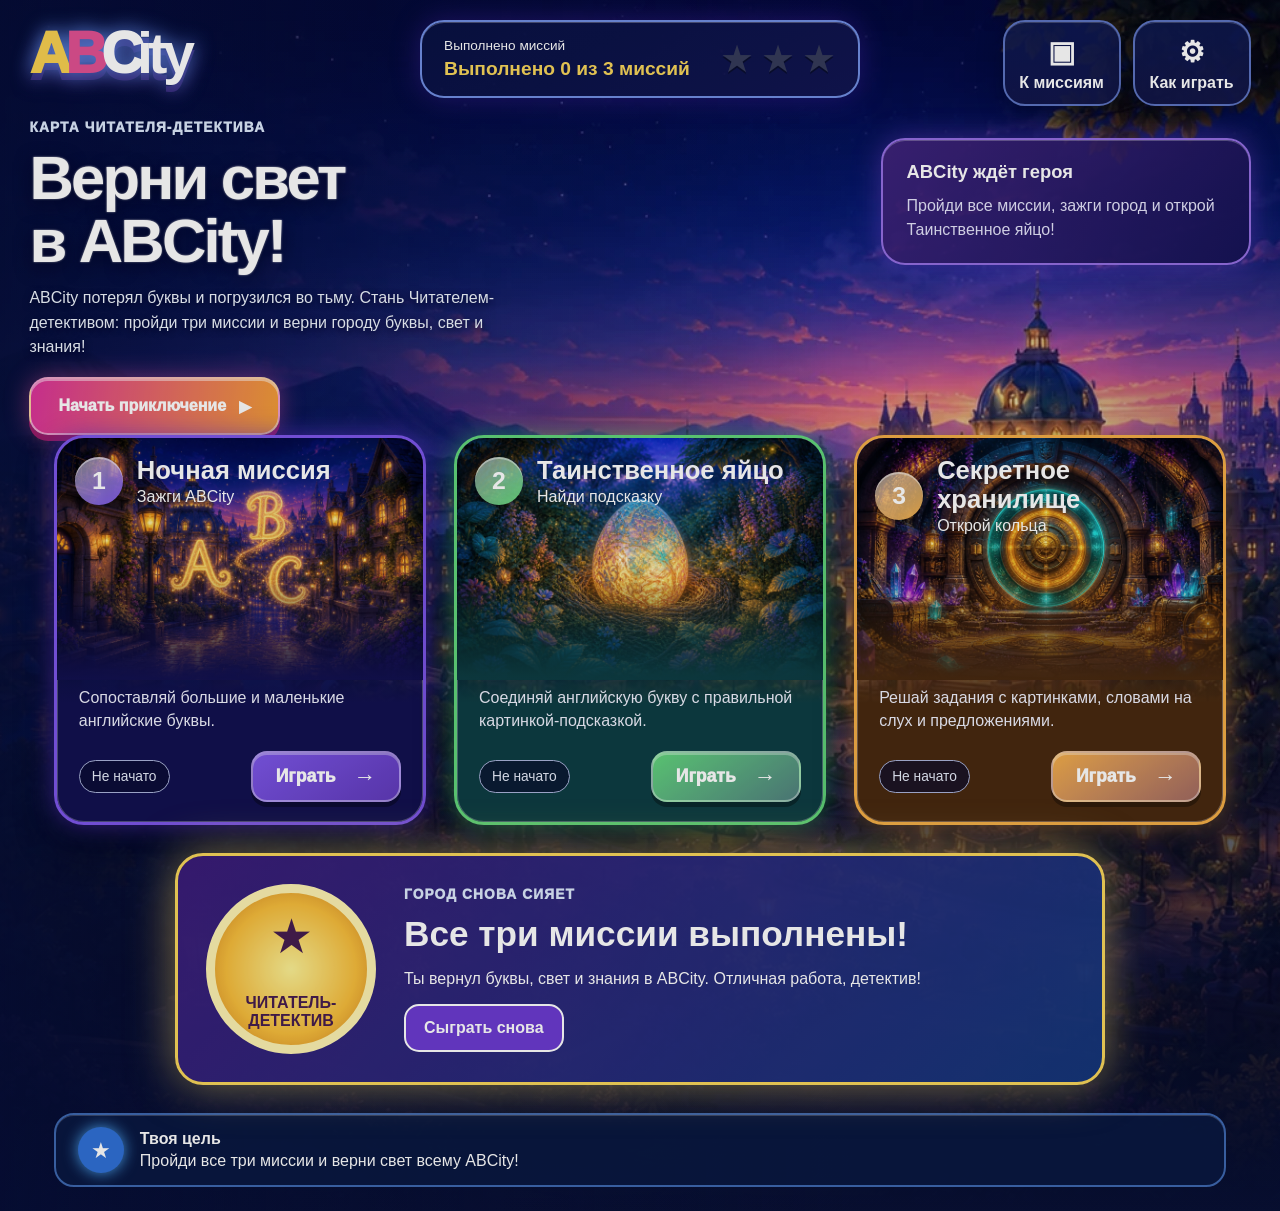
<file: index.html>
<!doctype html>
<html lang="ru">
<head>
  <meta charset="utf-8">
  <meta name="viewport" content="width=device-width,initial-scale=1">
  <meta name="theme-color" content="#071557">
  <meta name="description" content="Три игровые миссии курса чтения ABCity.">
  <title>ABCity — карта приключений</title>
  <link rel="stylesheet" href="assets/styles.css">
  <link rel="stylesheet" href="assets/home-progress.css">
</head>
<body>
  <a class="skip-link" href="#missions">К миссиям</a>
  <main class="world" id="city" aria-label="Ночной ABCity ждёт возвращения света">
    <header class="topbar">
      <a class="brand" href="./" aria-label="ABCity, главная страница"><span>A</span><span>B</span><span>C</span><b>ity</b></a>
      <div class="progress-hud"><div><small>Выполнено миссий</small><strong id="summary" aria-live="polite">Выполнено 0 из 3 миссий</strong></div><div class="hud-stars" aria-hidden="true"><i>★</i><i>★</i><i>★</i></div></div>
      <nav aria-label="Навигация"><a href="#missions"><span aria-hidden="true">▣</span>К миссиям</a><button id="how-open" type="button" aria-haspopup="dialog"><span aria-hidden="true">⚙</span>Как играть</button></nav>
    </header>

    <section class="hero" aria-labelledby="hero-title">
      <div class="hero-copy">
        <p class="eyebrow">Карта Читателя-детектива</p>
        <h1 id="hero-title">Верни свет<br>в ABCity!</h1>
        <p>ABCity потерял буквы и погрузился во тьму. Стань Читателем-детективом: пройди три миссии и верни городу буквы, свет и знания!</p>
        <a class="primary" id="start-link" href="games/night-rescue/">Начать приключение <span aria-hidden="true">▶</span></a>
      </div>
      <aside class="hero-note"><strong>ABCity ждёт героя</strong><p>Пройди все миссии, зажги город и открой Таинственное яйцо!</p></aside>
    </section>

    <section class="missions" id="missions" aria-label="Миссии ABCity">
      <article class="mission-card night" data-game="nightRescue">
        <div class="mission-art" role="img" aria-label="Ночная улица ABCity со светящимися буквами"></div>
        <div class="mission-heading"><b>1</b><div><h2>Ночная миссия</h2><p>Зажги ABCity</p></div></div>
        <div class="mission-body"><p>Сопоставляй большие и маленькие английские буквы.</p><div><span class="status">Не начато</span><a href="games/night-rescue/">Играть <b aria-hidden="true">→</b></a></div></div>
      </article>
      <article class="mission-card egg" data-game="mysteryEgg">
        <div class="mission-art" role="img" aria-label="Светящееся таинственное яйцо в волшебном саду"></div>
        <div class="mission-heading"><b>2</b><div><h2>Таинственное яйцо</h2><p>Найди подсказку</p></div></div>
        <div class="mission-body"><p>Соединяй английскую букву с правильной картинкой-подсказкой.</p><div><span class="status">Не начато</span><a href="games/mystery-egg/">Играть <b aria-hidden="true">→</b></a></div></div>
      </article>
      <article class="mission-card vault" data-game="secretVault">
        <div class="mission-art" role="img" aria-label="Магическое хранилище с золотыми кольцами"></div>
        <div class="mission-heading"><b>3</b><div><h2>Секретное хранилище</h2><p>Открой кольца</p></div></div>
        <div class="mission-body"><p>Решай задания с картинками, словами на слух и предложениями.</p><div><span class="status">Не начато</span><a href="games/secret-vault/">Играть <b aria-hidden="true">→</b></a></div></div>
      </article>
    </section>

    <section class="victory" id="victory" hidden aria-live="polite"><div class="badge"><span>★</span><b>ЧИТАТЕЛЬ-<br>ДЕТЕКТИВ</b></div><div><p class="eyebrow">Город снова сияет</p><h2>Все три миссии выполнены!</h2><p>Ты вернул буквы, свет и знания в ABCity. Отличная работа, детектив!</p><button id="replay" type="button">Сыграть снова</button></div></section>
    <footer><span aria-hidden="true">★</span><p><strong>Твоя цель</strong>Пройди все три миссии и верни свет всему ABCity!</p></footer>
  </main>

  <dialog id="how-dialog" aria-labelledby="how-title"><button class="dialog-close" id="how-close" type="button" aria-label="Закрыть">×</button><p class="eyebrow">Памятка детектива</p><h2 id="how-title">Как играть</h2><ol><li><b>1</b><span>Выбери миссию.</span></li><li><b>2</b><span>Прочитай инструкцию на русском.</span></li><li><b>3</b><span>Пройди все уровни.</span></li><li><b>4</b><span>Вернись на карту ABCity.</span></li><li><b>5</b><span>Выполни три миссии и зажги весь город!</span></li></ol><button class="primary dialog-ready" id="how-ready" type="button">Всё понятно!</button></dialog>
  <script type="module" src="assets/home.js"></script>
</body>
</html>
</file>
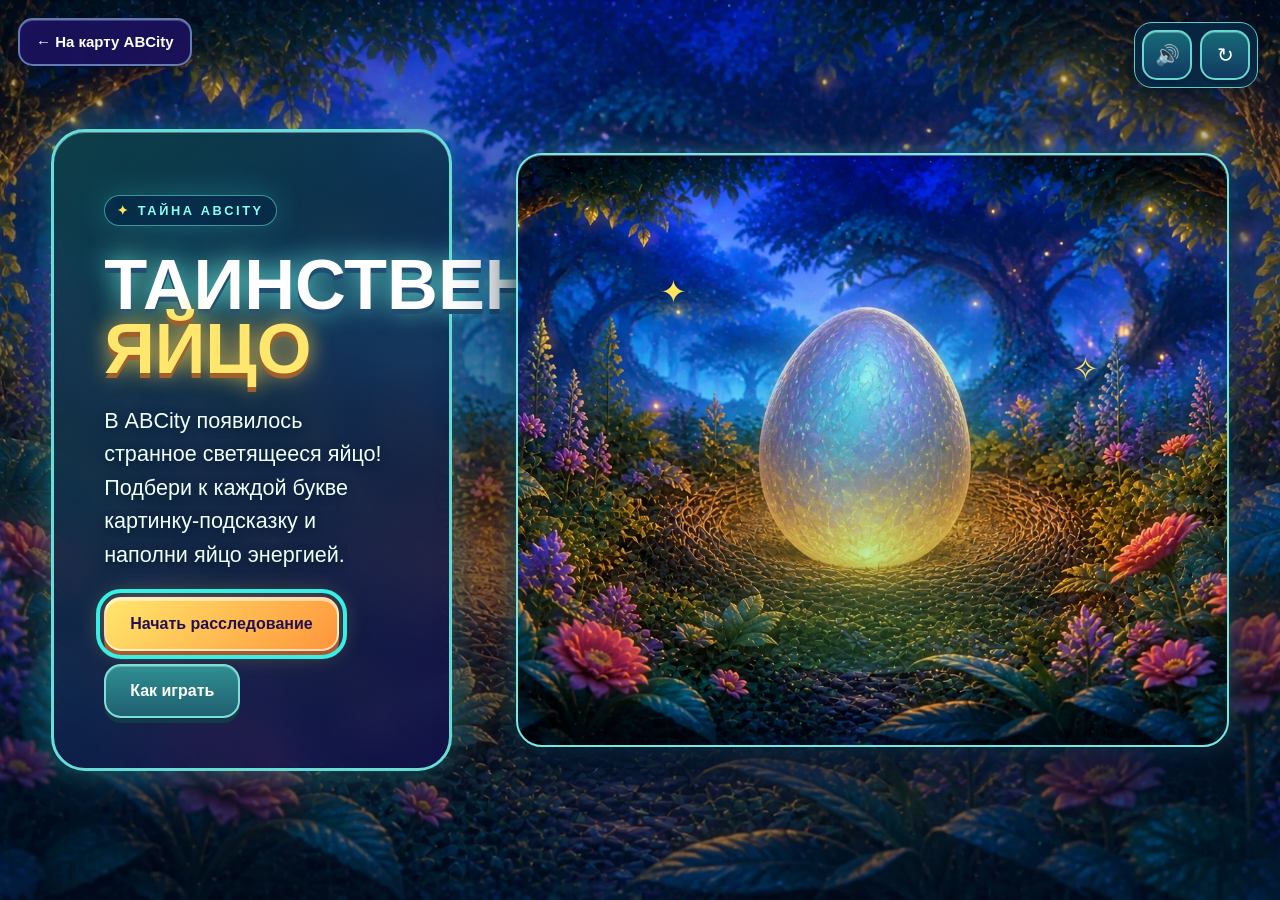
<file: games/mystery-egg/index.html>
<!doctype html>
<html lang="ru">
<head>
  <meta charset="utf-8">
  <meta name="viewport" content="width=device-width,initial-scale=1,viewport-fit=cover">
  <meta name="theme-color" content="#10043d">
  <title>Таинственное яйцо — ABCity</title>
  <link rel="stylesheet" href="styles.css">
  <link rel="stylesheet" href="../../assets/game-shell.css">
  <link rel="stylesheet" href="../../assets/world-polish.css">
  <link rel="stylesheet" href="../../assets/scene-polish.css">
  <link rel="stylesheet" href="hatch-polish.css">
  <link rel="stylesheet" href="cinematic.css">
  <link rel="stylesheet" href="final-hatch-art.css">
  <link rel="stylesheet" href="internal-polish.css">
  <link rel="stylesheet" href="cue-assets.css">
</head>
<body>
  <a class="abcity-map-link" href="../../" aria-label="На карту ABCity">← На карту ABCity</a>
  <main id="app"></main>
  <div id="live" class="sr-only" aria-live="polite"></div>
  <script type="module" src="js/main.js"></script>
</body>
</html>
</file>
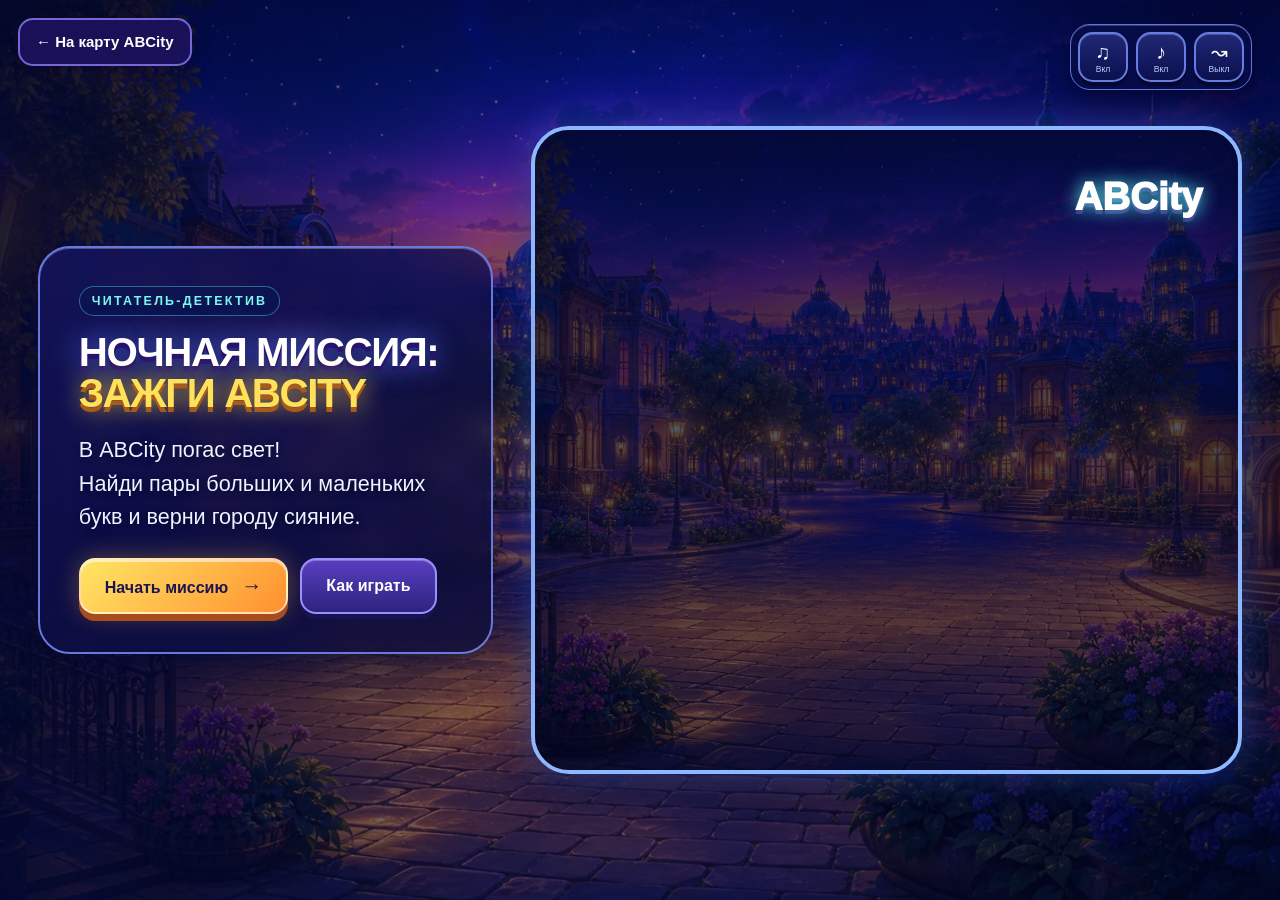
<file: games/night-rescue/index.html>
<!doctype html>
<html lang="ru">
<head>
  <meta charset="utf-8"><meta name="viewport" content="width=device-width,initial-scale=1,viewport-fit=cover">
  <meta name="theme-color" content="#100b4f"><title>Ночная миссия: зажги ABCity</title>
  <link rel="stylesheet" href="css/game.css"><link rel="stylesheet" href="css/animations.css"><link rel="stylesheet" href="css/responsive.css"><link rel="stylesheet" href="../../assets/game-shell.css"><link rel="stylesheet" href="css/night-polish.css"><link rel="stylesheet" href="css/start-title-fix.css"><link rel="stylesheet" href="css/internal-polish.css">
</head>
<body>
  <a class="abcity-map-link" href="../../" aria-label="На карту ABCity">← На карту ABCity</a>
  <div id="app"></div><div id="live" class="sr-only" aria-live="polite"></div>
  <script type="module" src="js/main.js"></script>
</body>
</html>
</file>
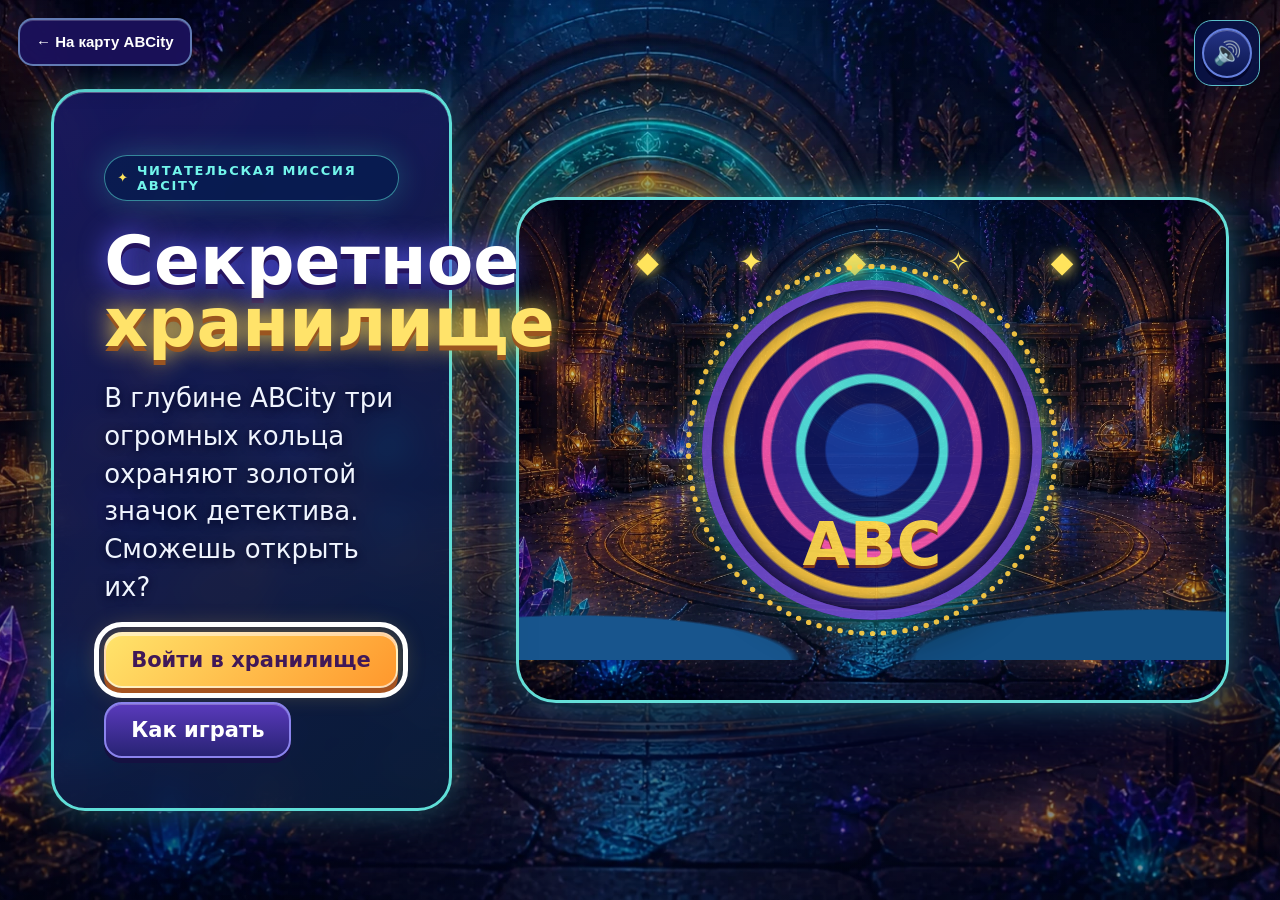
<file: games/secret-vault/index.html>
<!doctype html>
<html lang="ru">
<head>
  <meta charset="utf-8">
  <meta name="viewport" content="width=device-width,initial-scale=1,viewport-fit=cover">
  <meta name="theme-color" content="#120552">
  <title>Секретное хранилище — ABCity</title>
  <link rel="stylesheet" href="styles.css">
  <link rel="stylesheet" href="../../assets/game-shell.css">
  <link rel="stylesheet" href="../../assets/world-polish.css">
  <link rel="stylesheet" href="../../assets/scene-polish.css">
  <link rel="stylesheet" href="cinematic.css">
  <link rel="stylesheet" href="internal-polish.css">
  <link rel="stylesheet" href="final-input-fix.css">
</head>
<body>
  <a class="abcity-map-link" href="../../" aria-label="На карту ABCity">← На карту ABCity</a>
  <main id="app"></main>
  <div id="live" class="sr-only" aria-live="polite"></div>
  <script type="module" src="js/main.js"></script>
</body>
</html>
</file>
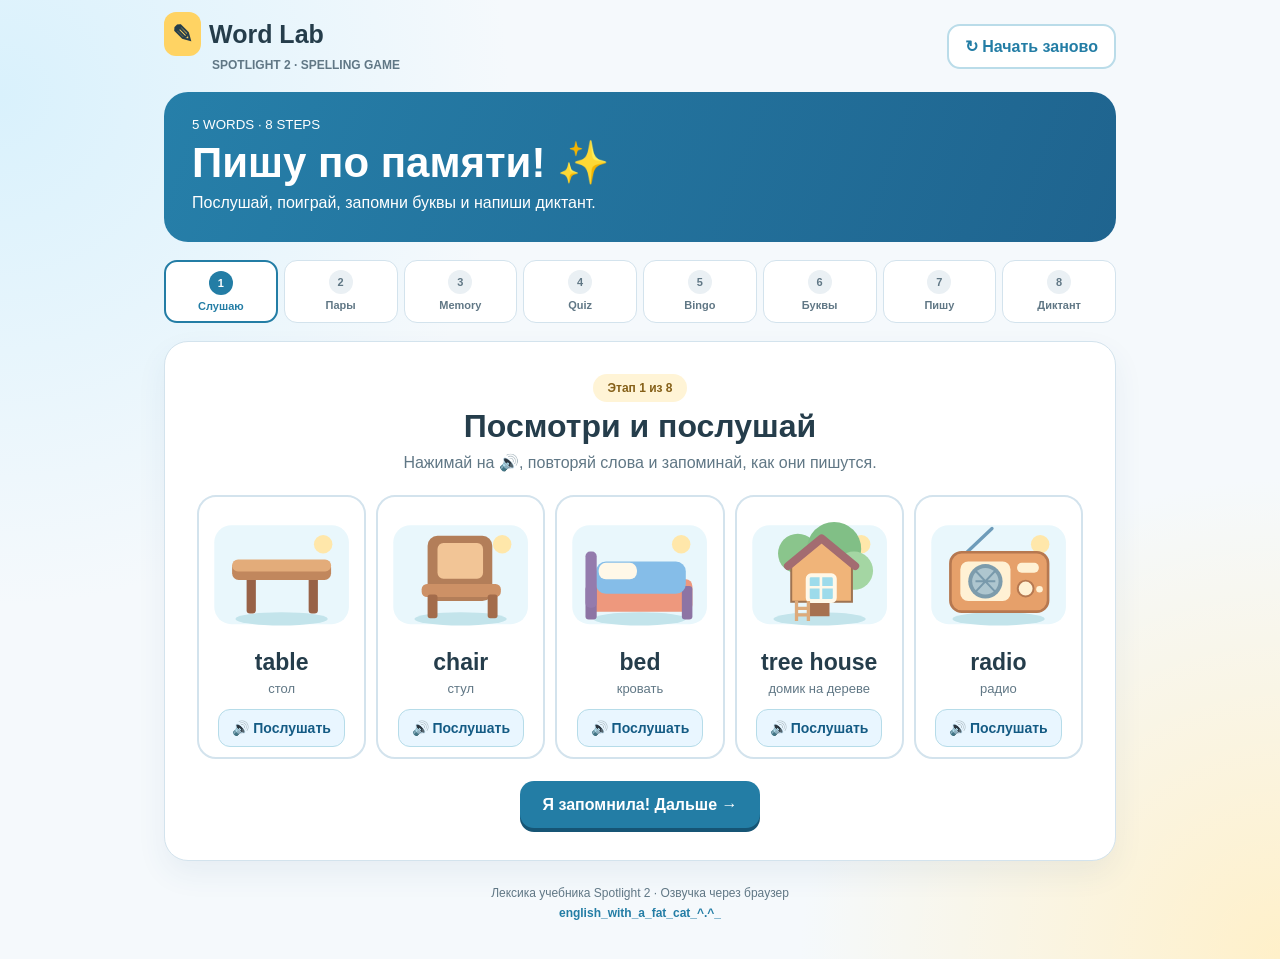
<file: Wordlab_Spotlight/WordLab_Spotlight2_v2/index.html>
<!doctype html>
<html lang="ru">
<head>
<meta charset="utf-8">
<meta name="viewport" content="width=device-width, initial-scale=1">
<meta name="theme-color" content="#267fa9">
<meta name="description" content="Игровой тренажёр Spotlight 2 для запоминания написания пяти английских слов по памяти.">
<title>Word Lab — Spotlight 2 · Пишу по памяти</title>
<style>
:root{--blue:#237da5;--deep:#1b658c;--ink:#253d4b;--muted:#607785;--cream:#fff4d6;--line:#d3e3ed;--green:#23794e;--coral:#b54739}
*{box-sizing:border-box}html{scroll-behavior:smooth}body{margin:0;background:radial-gradient(circle at 0 10%,#d9f1fc,transparent 33%),radial-gradient(circle at 100% 100%,#fff0c9,transparent 30%),#f5f9fc;font:16px 'Trebuchet MS',Arial,sans-serif;color:var(--ink)}button,input{font:inherit}button{cursor:pointer}button:disabled{cursor:default}button:focus-visible,input:focus-visible{outline:3px solid #ffc04e;outline-offset:3px}
.wrap{max-width:980px;margin:auto;padding:20px 14px 35px}.top{display:flex;align-items:center;justify-content:space-between;gap:10px;margin-bottom:20px}.logo{font-size:25px;font-weight:900}.logo span{background:#ffd363;border-radius:12px;padding:8px;margin-right:8px}.small{font-size:12px;color:var(--muted)}.hero{background:linear-gradient(110deg,#267fa9,#1f648f);border-radius:24px;padding:23px 28px;color:#fff}.hero h1{margin:5px 0;font-size:clamp(28px,5vw,42px)}.hero p{margin:7px 0}.steps{display:grid;grid-template-columns:repeat(8,minmax(0,1fr));gap:6px;margin:18px 0}.step{padding:9px 3px;background:#fff;border:1px solid var(--line);border-radius:13px;text-align:center;font-size:11px;font-weight:900;color:var(--muted);min-width:0}.step b{display:block;background:#eaf0f4;border-radius:50%;width:24px;height:24px;line-height:24px;margin:0 auto 5px}.step.active{border:2px solid var(--blue);color:var(--blue)}.step.active b{background:var(--blue);color:#fff}.step.done{background:#e5f7eb;color:var(--green)}.step.done b{background:#b6e5c6}.panel{padding:clamp(17px,3vw,32px);background:white;border:1px solid var(--line);border-radius:24px;min-height:360px;box-shadow:0 13px 30px #305c7a12}.heading{text-align:center;margin:0 0 20px}.heading h2{font-size:clamp(25px,4vw,32px);margin:6px 0}.heading p{color:var(--muted);margin:0 auto;max-width:650px;line-height:1.5}.tag{display:inline-block;background:var(--cream);color:#856018;border-radius:20px;padding:7px 14px;font-size:12px;font-weight:900}
.cards{display:grid;grid-template-columns:repeat(5,minmax(0,1fr));gap:10px}.card{padding:10px;border:2px solid var(--line);border-radius:19px;text-align:center}.pic{max-width:100%;width:100%;height:138px}.name{font-weight:900;font-size:clamp(17px,2vw,23px);overflow-wrap:anywhere}.translation{font-size:13px;color:var(--muted);margin:5px}.sound{background:#e9f6ff;color:#145b84;border:1px solid #b6dce9;border-radius:12px;padding:10px 13px;font-size:14px;font-weight:900;margin-top:8px}.buttons{display:flex;justify-content:center;flex-wrap:wrap;gap:10px;margin-top:22px}.primary{background:var(--blue);color:white;border:0;border-radius:14px;padding:13px 23px;min-height:47px;font-weight:900;box-shadow:0 4px #165575}.primary:hover:not(:disabled){background:#195d82}.secondary{background:white;color:var(--blue);border:2px solid #badce9;border-radius:13px;padding:10px 16px;min-height:45px;font-weight:900}.secondary:hover:not(:disabled){background:#eaf6ff}.secondary:disabled{opacity:.55}
.matching{display:grid;grid-template-columns:1fr 1fr;gap:15px;max-width:650px;margin:auto}.matchcol{display:grid;gap:9px}.coltitle{text-align:center;font-size:12px;font-weight:900;color:var(--muted)}.tile{width:100%;min-height:93px;background:#fff;border:2px solid var(--line);border-radius:16px;padding:6px;font-size:23px;font-weight:900;color:var(--ink)}.tile .pic{height:84px}.tile.selected{background:#e8f5ff;border-color:var(--blue)}.tile.matched{background:#e6f7ea;border-color:#9bd5ae;color:var(--green)}.tile:not(:disabled):hover{border-color:var(--blue)}
.meter{max-width:530px;margin:0 auto 20px}.metertext{display:flex;justify-content:space-between;color:var(--muted);font-size:12px;font-weight:900;margin-bottom:7px}.track{height:10px;border-radius:20px;background:#e8f0f4;overflow:hidden}.fill{height:100%;background:#f3bd56;transition:width .3s}.practice{max-width:650px;margin:auto;text-align:center}.practice .pic{height:165px;max-width:230px}.prompt{font-weight:900;font-size:clamp(24px,5vw,36px);background:#eaf6ff;border-radius:18px;padding:20px;margin:10px 0 16px}.options{display:grid;grid-template-columns:repeat(3,1fr);gap:10px}.option{min-height:70px;border:2px solid var(--line);border-radius:15px;background:#fff;font-size:clamp(17px,2.8vw,23px);font-weight:900;color:var(--ink)}.option.correct{background:#e2f7e9;border-color:#87c9a0}.option.wrong{background:#fff0ed;border-color:#f1afa2}
.ru{display:inline-block;background:#eaf6ff;border-radius:20px;padding:8px 16px;font-size:20px;font-weight:900;margin:5px 0 14px}.letters{display:flex;justify-content:center;gap:5px;flex-wrap:wrap;margin:9px auto 13px}.letter{width:clamp(28px,5vw,40px);height:46px;border:2px solid #c8dce7;border-radius:9px;display:grid;place-items:center;font-size:23px;font-weight:900}.letter.blank{background:#fff0c9;border:2px dashed #dbaa3e}.letter.hinted{background:#e0f2ff;color:var(--deep);border-color:#8ebddd}.letter.inserted{background:#e5f8ec;border-color:#8dcda6;color:var(--green);animation:pop-letter .28s ease-out both}.letter.space{border:0;width:10px}.answer{display:block;width:min(420px,100%);min-height:54px;margin:12px auto;border:2px solid #b7d3e2;border-radius:13px;padding:10px;font-size:23px;font-weight:900;text-align:center;color:var(--ink)}.feedback{font-weight:900;color:var(--green);margin:12px}.feedback.caution{color:#9c6924}.muted{font-size:13px;color:var(--muted);line-height:1.45}.hintline{margin-top:8px;font-size:14px;font-weight:900;color:var(--deep)}.flying-letter{position:fixed;display:grid;place-items:center;width:30px;height:42px;background:#ffe8a0;border:2px solid #d8a138;border-radius:9px;color:var(--ink);font-size:23px;font-weight:900;z-index:40;pointer-events:none;transition:transform 650ms cubic-bezier(.2,.8,.2,1),opacity 650ms ease;box-shadow:0 6px 15px #394d6629}
@keyframes pop-letter{0%{transform:scale(.7)}70%{transform:scale(1.14)}100%{transform:scale(1)}}
.memory-grid{display:grid;grid-template-columns:repeat(5,minmax(0,1fr));gap:12px;max-width:830px;margin:auto}.memory-card{aspect-ratio:1/1.05;min-height:115px;width:100%;position:relative;border:0;padding:0;background:transparent;perspective:600px;border-radius:17px}.memory-inner{position:absolute;inset:0;transform-style:preserve-3d;transition:transform .42s}.memory-card.flipped .memory-inner{transform:rotateY(180deg)}.memory-front,.memory-back{position:absolute;inset:0;border-radius:17px;display:flex;align-items:center;justify-content:center;backface-visibility:hidden;-webkit-backface-visibility:hidden}.memory-front{background:linear-gradient(145deg,#2586b5,#246e96);color:white;border:3px solid #1e6690;font-size:clamp(32px,5vw,51px);font-weight:900;box-shadow:0 6px 0 #c7dfe9}.memory-front:after{content:'✦';position:absolute;top:9px;right:12px;font-size:14px;color:#ffda6b}.memory-back{transform:rotateY(180deg);border:3px solid #b9d9e6;background:#fff;overflow:hidden;padding:6px;color:var(--ink);font-weight:900;font-size:clamp(14px,2.6vw,23px);overflow-wrap:anywhere;text-align:center}.memory-back .pic{height:96%;max-height:145px}.memory-card.paired .memory-back{background:#e5f7eb;border-color:#8ccca4}.memory-card:disabled{opacity:1}.memory-card:not(:disabled):hover .memory-front{background:#1c709e}.memory-success{text-align:center;font-weight:900;color:var(--green);margin:14px 0 0}
.bingo-board{display:grid;grid-template-columns:repeat(3,minmax(0,1fr));gap:10px;max-width:530px;margin:15px auto}.bingo-cell{min-height:96px;border-radius:17px;background:#fff;border:3px solid #c8dfe9;color:var(--ink);font-weight:900;font-size:clamp(18px,3vw,25px);position:relative;padding:10px;overflow-wrap:anywhere}.bingo-cell.marked{background:#e8f8ef;color:var(--green);border-color:#7fc99c}.bingo-cell.marked:after{content:'✓';position:absolute;top:4px;right:9px;color:var(--green);font-size:22px}.bingo-cell.linewin{background:#fff0be;box-shadow:inset 0 0 0 2px #edb750}.bingo-cell:not(:disabled):hover{border-color:var(--blue)}.bingo-instruction{text-align:center;margin:0 auto;max-width:580px}.bingo-caller{display:flex;align-items:center;justify-content:center;gap:14px;background:#fff4d6;border:2px solid #f0d48f;border-radius:19px;padding:15px;margin:12px auto 12px;max-width:510px;flex-wrap:wrap}.bingo-caller strong{font-size:clamp(22px,4vw,31px)}.bingo-chant{font-weight:900;font-size:clamp(24px,5vw,36px);color:#176c9a;text-align:center;margin:10px auto}.bingo-counter{text-align:center;color:var(--muted);font-size:13px;font-weight:900}
.dictlist{display:grid;gap:10px;max-width:680px;margin:18px auto}.dictrow{display:grid;grid-template-columns:38px 1fr 1.3fr;align-items:center;gap:10px;border:2px solid var(--line);border-radius:15px;padding:10px 14px}.dictrow.ok{background:#eaf9ee;border-color:#a1d9b6}.dictrow.no{background:#fff4f0;border-color:#e9b2a3}.num{width:36px;height:36px;border-radius:10px;display:grid;place-items:center;font-weight:900;background:#e9f6ff}.dictrow label{font-weight:900}.dictrow input{min-width:0;width:100%;border:2px solid #c5dbe5;border-radius:10px;padding:10px;font-size:19px;font-weight:900}.correction{grid-column:2 / 4;font-size:13px;font-weight:900;color:#a44436}.correction.good{color:#26794c}.result{max-width:680px;margin:16px auto;padding:20px;border-radius:18px;border:2px solid #f2d796;background:#fff9e9;text-align:center}.result h3{margin:0 0 7px;font-size:27px}.footer{text-align:center;color:var(--muted);font-size:12px;margin-top:22px;line-height:1.7}.footer strong{color:var(--blue)}.toast{position:fixed;bottom:20px;left:50%;transform:translate(-50%,20px);max-width:90%;padding:13px 18px;background:#233e4e;color:#fff;border-radius:13px;font-weight:900;text-align:center;opacity:0;pointer-events:none;transition:.2s;z-index:90}.toast.show{opacity:1;transform:translate(-50%,0)}
@media(max-width:730px){.cards{grid-template-columns:repeat(2,minmax(0,1fr))}.cards .card:last-child{grid-column:1 / -1;max-width:240px;margin:auto;width:100%}.options{grid-template-columns:1fr}.option{min-height:54px}.memory-grid{grid-template-columns:repeat(4,minmax(0,1fr));gap:8px}.memory-card{min-height:92px}.steps{gap:3px}.step{font-size:9px}.step b{width:22px;height:22px;line-height:22px}}
@media(max-width:450px){.step{font-size:9px;padding:7px 2px;letter-spacing:-.35px}.steps{grid-template-columns:repeat(4,minmax(0,1fr));gap:5px}.step b{display:inline-block;margin:0 3px 0 0;vertical-align:middle}.tile{min-height:74px;font-size:18px}.tile .pic{height:65px}.matching{gap:9px}.memory-grid{grid-template-columns:repeat(3,minmax(0,1fr));gap:8px}.memory-card{min-height:94px}.memory-back .pic{height:92%}.bingo-cell{min-height:78px;font-size:16px}.dictrow{grid-template-columns:30px 1fr 1.15fr;gap:6px;padding:8px}.num{width:29px;height:29px}.dictrow input{font-size:15px;padding:8px}.hero{padding:18px}.logo{font-size:19px}}
@media(prefers-reduced-motion:reduce){html{scroll-behavior:auto}*,*:before,*:after{animation:none!important;transition:none!important}}
</style>
</head>
<body>
<div class="wrap">
<header class="top"><div class="logo"><span>✎</span>Word Lab <div class="small" style="margin:9px 0 0 48px">SPOTLIGHT 2 · SPELLING GAME</div></div><button type="button" class="secondary" id="restart">↻ Начать заново</button></header>
<section class="hero"><small>5 WORDS · 8 STEPS</small><h1>Пишу по памяти! ✨</h1><p>Послушай, поиграй, запомни буквы и напиши диктант.</p></section>
<nav class="steps" id="steps" aria-label="Этапы"></nav>
<main class="panel" id="game" aria-live="polite"></main>
<footer class="footer">Лексика учебника Spotlight 2 · Озвучка через браузер<br><strong>english_with_a_fat_cat_^.^_</strong></footer>
</div><div class="toast" id="toast" role="status" aria-live="polite"></div>
<script>
'use strict';
const words=[
 {id:'table',en:'table',ru:'стол',holes:[1,3]},
 {id:'chair',en:'chair',ru:'стул',holes:[1,3]},
 {id:'bed',en:'bed',ru:'кровать',holes:[1]},
 {id:'treehouse',en:'tree house',ru:'домик на дереве',holes:[1,6,8]},
 {id:'radio',en:'radio',ru:'радио',holes:[1,3]}
];
const stageNames=['Слушаю','Пары','Memory','Quiz','Bingo','Буквы','Пишу','Диктант'];
const game=document.querySelector('#game');
const lookup=id=>words.find(w=>w.id===id);
const shuffled=arr=>{let a=[...arr];for(let i=a.length-1;i>0;i--){let j=Math.floor(Math.random()*(i+1));[a[i],a[j]]=[a[j],a[i]];}return a;};
const norm=v=>String(v||'').trim().toLowerCase().replace(/\s+/g,' ');
const escapeHTML=s=>String(s).replace(/&/g,'&amp;').replace(/</g,'&lt;').replace(/>/g,'&gt;').replace(/"/g,'&quot;');
const art={table:'<rect x="57" y="82" width="14" height="60" rx="5" fill="#986247"/><rect x="151" y="82" width="14" height="60" rx="5" fill="#986247"/><rect x="35" y="62" width="150" height="29" rx="10" fill="#c1875d"/><rect x="35" y="60" width="150" height="18" rx="9" fill="#e3ac7a"/>',chair:'<rect x="60" y="24" width="98" height="99" rx="15" fill="#b37e59"/><rect x="75" y="35" width="69" height="54" rx="9" fill="#f2c596"/><rect x="51" y="97" width="120" height="20" rx="8" fill="#cd9166"/><rect x="60" y="113" width="15" height="36" rx="4" fill="#a36c4b"/><rect x="151" y="113" width="15" height="36" rx="4" fill="#a36c4b"/>',bed:'<rect x="30" y="90" width="160" height="49" rx="10" fill="#ee987d"/><rect x="28" y="100" width="17" height="51" rx="5" fill="#8d74a4"/><rect x="174" y="100" width="16" height="51" rx="5" fill="#8d74a4"/><rect x="44" y="63" width="136" height="49" rx="15" fill="#85bde8"/><rect x="48" y="65" width="58" height="25" rx="11" fill="#fff8e8"/><rect x="28" y="48" width="17" height="85" rx="7" fill="#947bad"/>',treehouse:'<path d="M95 146V67h30v79" fill="#a67150"/><path d="M112 110L70 70M112 103l44-48" stroke="#a67150" stroke-width="13"/><circle cx="77" cy="51" r="30" fill="#8ac58c"/><circle cx="132" cy="44" r="41" fill="#81bf86"/><circle cx="162" cy="77" r="29" fill="#a4d6a3"/><path d="M67 71l46-39 46 39v53H67z" fill="#f0b479" stroke="#9e7351" stroke-width="3"/><path d="M62 70l51-42 51 42" stroke="#a36c71" stroke-width="12" fill="none" stroke-linecap="round" stroke-linejoin="round"/><rect x="92" y="84" width="41" height="39" rx="5" fill="#9ddbeb" stroke="#fff8e8" stroke-width="6"/><path d="M112 86v34M94 102h37" stroke="#fff8e8" stroke-width="4"/><path d="M75 123v30M93 123v30M73 134h22M73 144h22" stroke="#ddaa7a" stroke-width="5"/>',radio:'<path d="M60 51l40-38" stroke="#6e9cba" stroke-width="5" stroke-linecap="round"/><rect x="37" y="49" width="148" height="90" rx="17" fill="#e6a06a" stroke="#b67850" stroke-width="4"/><rect x="52" y="63" width="76" height="60" rx="12" fill="#fff1d4"/><circle cx="90" cy="93" r="26" fill="#7d9cac"/><circle cx="90" cy="93" r="20" fill="#aec6cf"/><path d="M75 77l30 32M75 93h30M75 109l30-32" stroke="#7899ab" stroke-width="3"/><rect x="138" y="65" width="33" height="15" rx="7" fill="#fff1d4"/><circle cx="151" cy="104" r="12" fill="#fff1d4" stroke="#b67850" stroke-width="3"/><circle cx="172" cy="105" r="5" fill="#fff1d4"/>'};
function picture(id){return `<svg class="pic" viewBox="0 0 220 170" role="img" aria-label="${escapeHTML(lookup(id).ru)}"><rect x="8" y="8" width="204" height="150" rx="26" fill="#e9f7fc"/><circle cx="173" cy="37" r="14" fill="#ffe7aa"/><ellipse cx="110" cy="150" rx="70" ry="10" fill="#c3e4eb"/>${art[id]}</svg>`;}
let stage=0, runId=0,toastTimer=0;
let pictureOrder=[],wordOrder=[],matched=new Set(),selected=null;
let memoryDeck=[],memoryOpen=[],memoryMatched=new Set(),memoryLocked=false,memoryTimer=null;
let quizOrder=[],quizIndex=0,quizOptions=[],quizSolved=false,quizWrong='';
let bingoBoard=[],bingoCalls=[],bingoIndex=0,bingoMarked=new Set(),bingoLine=[];
let holesOrder=[],holesIndex=0,holesSolved=false,holesSkipped=new Set(),holesRevealed=new Set(),holesWasSkipped=false,holesAnimating=false;
let writeOrder=[],writeIndex=0,writeSolved=false,writeErrors=0,writeHint=false;
let dictOrder=[],dictAnswers={},dictChecked=false;
function notify(t){clearTimeout(toastTimer);let el=document.getElementById('toast');el.textContent=t;el.classList.add('show');toastTimer=setTimeout(()=>el.classList.remove('show'),2400);}
function speak(id){if(!('speechSynthesis' in window)){notify('Звук недоступен в этом браузере');return;}try{speechSynthesis.cancel();let utter=new SpeechSynthesisUtterance(lookup(id).en);utter.lang='en-GB';utter.rate=.82;let voices=speechSynthesis.getVoices();utter.voice=voices.find(v=>v.lang.toLowerCase()==='en-gb')||voices.find(v=>v.lang.toLowerCase().startsWith('en'))||null;speechSynthesis.speak(utter);}catch(e){notify('Не удалось включить озвучку');}}
function head(title,description){return `<div class="heading"><span class="tag">Этап ${stage+1} из ${stageNames.length}</span><h2>${title}</h2><p>${description}</p></div>`;}
function button(label,action,cls='primary',more=''){return `<button type="button" class="${cls}" data-action="${action}" ${more}>${label}</button>`;}
function meter(n,total=5){return `<div class="meter"><div class="metertext"><span>Твой прогресс</span><span>${n} из ${total}</span></div><div class="track"><div class="fill" style="width:${100*n/total}%"></div></div></div>`;}
function steps(){document.querySelector('#steps').innerHTML=stageNames.map((s,i)=>`<div class="step ${i===stage?'active':i<stage?'done':''}" ${i===stage?'aria-current="step"':''}><b>${i<stage?'✓':i+1}</b>${s}</div>`).join('');}
function resetTransient(){runId++;if(memoryTimer){clearTimeout(memoryTimer);memoryTimer=null;}document.querySelectorAll('.flying-letter').forEach(el=>el.remove());}
function initStage(){
 if(stage===1){
  pictureOrder=shuffled(words.map(w=>w.id));
  // Независимый порядок и гарантированно ни одной готовой пары в одной строке.
  for(let tries=0;tries<100;tries++){wordOrder=shuffled(words.map(w=>w.id));if(wordOrder.every((id,i)=>id!==pictureOrder[i]))break;}
  if(wordOrder.some((id,i)=>id===pictureOrder[i]))wordOrder=pictureOrder.slice(1).concat(pictureOrder[0]);
  matched=new Set();selected=null;
 }
 if(stage===2){memoryDeck=shuffled(words.flatMap(w=>[{id:w.id,type:'picture'},{id:w.id,type:'word'}]));memoryOpen=[];memoryMatched=new Set();memoryLocked=false;}
 if(stage===3){quizOrder=shuffled(words.map(w=>w.id));quizIndex=0;initQuestion();}
 if(stage===4){
  bingoBoard=shuffled(words.map(w=>w.id).concat(shuffled(words.map(w=>w.id)).slice(0,4)));
  bingoCalls=shuffled(words.map(w=>w.id));bingoIndex=0;bingoMarked=new Set();bingoLine=[];
 }
 if(stage===5){holesOrder=shuffled(words.map(w=>w.id));holesIndex=0;holesSolved=false;holesSkipped=new Set();holesRevealed=new Set();holesWasSkipped=false;holesAnimating=false;}
 if(stage===6){writeOrder=shuffled(words.map(w=>w.id));writeIndex=0;writeSolved=false;writeErrors=0;writeHint=false;}
 if(stage===7){dictOrder=shuffled(words.map(w=>w.id));dictAnswers={};dictChecked=false;}
}
function next(){resetTransient();stage=Math.min(7,stage+1);initStage();render();window.scrollTo({top:0,behavior:'smooth'});}
function startOver(){resetTransient();stage=0;render();}
function initQuestion(){let id=quizOrder[quizIndex];quizOptions=shuffled([id,...shuffled(words.map(w=>w.id).filter(x=>x!==id)).slice(0,2)]);quizSolved=false;quizWrong='';}
function render(){
 steps();
 if(stage===0)return renderLearn();
 if(stage===1)return renderMatching();
 if(stage===2)return renderMemory();
 if(stage===3)return renderQuiz();
 if(stage===4)return renderBingo();
 if(stage===5)return renderMissing();
 if(stage===6)return renderWrite();
 if(stage===7)return renderDictation();
}
function renderLearn(){game.innerHTML=head('Посмотри и послушай','Нажимай на 🔊, повторяй слова и запоминай, как они пишутся.')+`<div class="cards">${words.map(w=>`<div class="card">${picture(w.id)}<div class="name">${w.en}</div><div class="translation">${w.ru}</div><button class="sound" data-action="speak" data-id="${w.id}">🔊 Послушать</button></div>`).join('')}</div><div class="buttons">${button('Я запомнила! Дальше →','next')}</div>`;}
function renderMatching(){game.innerHTML=head('Найди пару!','Картинки и слова перемешаны. Нажми на картинку, затем на подходящее английское слово.')+meter(matched.size)+`<div class="matching"><div class="matchcol"><div class="coltitle">КАРТИНКИ</div>${pictureOrder.map(id=>`<button class="tile ${selected===id?'selected':''} ${matched.has(id)?'matched':''}" data-action="select-picture" data-id="${id}" aria-label="Картинка: ${lookup(id).ru}" ${matched.has(id)?'disabled':''}>${picture(id)}</button>`).join('')}</div><div class="matchcol"><div class="coltitle">СЛОВА (ВРАЗБРОС)</div>${wordOrder.map(id=>`<button class="tile ${matched.has(id)?'matched':''}" data-action="select-word" data-id="${id}" ${matched.has(id)?'disabled':''}>${lookup(id).en}</button>`).join('')}</div></div>${matched.size===5?`<div class="buttons">${button('Все пары найдены! Memory →','next')}</div>`:''}`;}
function renderMemory(){
 const complete=memoryMatched.size===5;
 game.innerHTML=head('Memory — картинка + слово','Переверни две карточки. Найди картинку и её английское слово.')+meter(memoryMatched.size)+`<div class="memory-grid">${memoryDeck.map((c,i)=>{
  const open=memoryMatched.has(c.id)||memoryOpen.includes(i);
  return `<button type="button" class="memory-card ${open?'flipped':''} ${memoryMatched.has(c.id)?'paired':''}" data-action="memory-flip" data-index="${i}" aria-label="Карточка ${i+1}${open?': '+(c.type==='picture'?lookup(c.id).ru:lookup(c.id).en):', закрыта'}" aria-pressed="${open}" ${memoryMatched.has(c.id)||memoryLocked?'disabled':''}><span class="memory-inner"><span class="memory-front" aria-hidden="true">?</span><span class="memory-back" aria-hidden="true">${c.type==='picture'?picture(c.id):escapeHTML(lookup(c.id).en)}</span></span></button>`;
 }).join('')}</div>${complete?`<p class="memory-success">⭐ Все 5 пар найдены!</p><div class="buttons">${button('Дальше: Quiz →','next')}</div>`:''}`;
}
function flipMemory(index){
 if(memoryLocked||memoryMatched.size===5||index<0||index>=memoryDeck.length||memoryOpen.includes(index)||memoryMatched.has(memoryDeck[index].id))return;
 memoryOpen.push(index);
 if(memoryOpen.length===2){
  const [a,b]=memoryOpen.map(i=>memoryDeck[i]);
  if(a.id===b.id&&a.type!==b.type){memoryMatched.add(a.id);memoryOpen=[];renderMemory();notify('Отлично! Пара найдена ⭐');}
  else{
   memoryLocked=true;renderMemory();let token=runId;
   memoryTimer=setTimeout(()=>{if(token!==runId)return;memoryOpen=[];memoryLocked=false;memoryTimer=null;renderMemory();},1050);
  }
 }else renderMemory();
}
function renderQuiz(){let w=lookup(quizOrder[quizIndex]);game.innerHTML=head('Quiz — выбери слово','Как это пишется по-английски?')+meter(quizIndex+(quizSolved?1:0))+`<div class="practice"><div class="prompt">${w.ru}</div><div class="options">${quizOptions.map(id=>`<button class="option ${quizSolved&&id===w.id?'correct':''} ${quizWrong===id?'wrong':''}" data-action="quiz-choice" data-id="${id}" ${quizSolved?'disabled':''}>${lookup(id).en}</button>`).join('')}</div>${quizSolved?`<p class="feedback">⭐ Правильно: ${w.en}</p><div class="buttons">${button(quizIndex===4?'Поиграем в Bingo →':'Следующее слово →','quiz-next')}</div>`:'<p class="muted">Выбери один вариант.</p>'}</div>`;}
function winningLine(){const lines=[[0,1,2],[3,4,5],[6,7,8],[0,3,6],[1,4,7],[2,5,8],[0,4,8],[2,4,6]];return lines.find(line=>line.every(i=>bingoMarked.has(i)))||[];}
function renderBingo(){
 const complete=bingoIndex>=bingoCalls.length;
 const id=complete?null:bingoCalls[bingoIndex];
 const total=id===null?0:bingoBoard.filter(x=>x===id).length;
 const marked=id===null?0:bingoBoard.filter((x,i)=>x===id&&bingoMarked.has(i)).length;
 game.innerHTML=head('Bingo — найди все слова!','Слушай слово, смотри на русский перевод и отмечай все клеточки с нужным английским словом.')+meter(bingoIndex)+
 (complete?`<div class="bingo-chant">🎉 BINGO!</div><p class="bingo-instruction">Ты нашла все слова на поле!</p>`:
 `<div class="bingo-caller"><div><div class="muted">СЛОВО ${bingoIndex+1} ИЗ 5</div><strong>${lookup(id).ru}</strong></div><button type="button" class="sound" data-action="speak" data-id="${id}">🔊 Послушать</button></div><p class="bingo-counter">Отмечено клеточек с этим словом: ${marked} из ${total}</p>`)+
 `<div class="bingo-board">${bingoBoard.map((cell,i)=>`<button type="button" class="bingo-cell ${bingoMarked.has(i)?'marked':''} ${bingoLine.includes(i)?'linewin':''}" data-action="bingo-mark" data-index="${i}" ${bingoMarked.has(i)||complete?'disabled':''}>${escapeHTML(lookup(cell).en)}</button>`).join('')}</div>`+
 (complete?`<div class="buttons">${button('Восстанавливаем буквы →','next')}</div>`:'<p class="muted" style="text-align:center">Если слово встречается дважды — отметь обе клеточки.</p>');
}
function markBingo(index){
 if(bingoIndex>=5||index<0||index>=9||bingoMarked.has(index))return;
 const target=bingoCalls[bingoIndex];
 if(bingoBoard[index]!==target){notify('Это другое слово. Попробуй ещё!');return;}
 bingoMarked.add(index);
 const prevLine=bingoLine.length;
 bingoLine=winningLine();
 const remaining=bingoBoard.some((id,i)=>id===target&&!bingoMarked.has(i));
 if(!remaining){bingoIndex++;notify(bingoIndex===5?'BINGO! 🎉':'Молодец! Следующее слово ⭐');}
 else notify('Есть! Найди остальные такие же слова.');
 if(!prevLine&&bingoLine.length)notify('БИНГО! Собрана линия ⭐');
 renderBingo();
}
function currentMissing(){return lookup(holesOrder[holesIndex]);}
function remainingHoles(w){return w.holes.filter(i=>!holesRevealed.has(i));}
function renderMissing(){
 const w=currentMissing(),left=remainingHoles(w);
 const pattern=w.en.split('').map((l,i)=>l===' '?'<span class="letter space" aria-label="пробел"></span>':
 `<span class="letter ${w.holes.includes(i)?holesSolved?'inserted':holesRevealed.has(i)?'hinted':'blank':''}" ${w.holes.includes(i)&&!holesRevealed.has(i)&&!holesSolved?'data-empty="'+i+'"':''}>${w.holes.includes(i)&&!holesSolved&&!holesRevealed.has(i)?'?':l}</span>`).join('');
 game.innerHTML=head('Верни буквы!','Впиши только пропущенные буквы слева направо. Если трудно, открой подсказку или пропусти слово.')+meter(holesIndex+(holesSolved?1:0))+
 `<div class="practice">${picture(w.id)}<div><span class="ru">${w.ru}</span></div><div class="letters">${pattern}</div>`+
 (holesSolved?
 `<p class="feedback ${holesWasSkipped?'caution':''}">${holesWasSkipped?'Пока пропустили. Запомни написание:':'⭐ Буквы на своих местах!'} <strong>${w.en}</strong></p><button type="button" class="sound" data-action="speak" data-id="${w.id}">🔊 Послушать</button>`:
 `<label class="muted" for="holes-input">Оставшиеся пропущенные буквы (${left.length}):</label><input class="answer" id="holes-input" type="text" maxlength="${left.length}" autocomplete="off" autocapitalize="off" spellcheck="false" ${holesAnimating?'disabled':''}><p class="muted">Например: c ? t → a</p>${holesRevealed.size?`<p class="hintline">Голубые буквы — открытые подсказки. Впиши только остальные.</p>`:''}`)+
 `<div class="buttons">${holesSolved?button(holesIndex===4?'Теперь пишем сами →':'Следующее слово →','holes-next'):
 button('Проверить','holes-check','primary missing-action')+button('💡 Подсказка','holes-hint','secondary missing-action')+button('Пропустить ↷','holes-skip','secondary missing-action')}</div></div>`;
 if(!holesSolved&&!holesAnimating){let el=document.getElementById('holes-input');if(el)el.focus();}
}
function hintMissing(){
 if(holesSolved||holesAnimating)return;
 const w=currentMissing(),remaining=remainingHoles(w);
 if(!remaining.length)return;
 const i=remaining[0];holesRevealed.add(i);
 if(remainingHoles(w).length===0){holesSolved=true;holesWasSkipped=false;notify('Ты открыла все буквы. Прочитай слово!');}
 renderMissing();
}
function revealCorrectMissing(){
 if(holesSolved||holesAnimating)return;
 const w=currentMissing(),remaining=remainingHoles(w);
 const input=document.getElementById('holes-input');
 const typed=norm(input.value).replace(/\s/g,'');
 const expected=remaining.map(i=>w.en[i]).join('');
 if(typed!==expected){notify(typed?'Проверь буквы или нажми «Подсказка»':'Впиши буквы или воспользуйся подсказкой');return;}
 if(!remaining.length){holesSolved=true;renderMissing();return;}
 flyMissingLetters(remaining,expected,input);
}
function flyMissingLetters(remaining,expected,input){
 holesAnimating=true;
 const source=input.getBoundingClientRect();
 input.disabled=true;
 document.querySelectorAll('.missing-action').forEach(b=>b.disabled=true);
 const reduced=window.matchMedia&&window.matchMedia('(prefers-reduced-motion: reduce)').matches;
 const token=runId;
 const spans=[];
 if(!reduced){remaining.forEach((pos,i)=>{
  let slot=game.querySelector(`[data-empty="${pos}"]`);if(!slot)return;
  const dest=slot.getBoundingClientRect();
  const x=source.left+source.width/2+(i-(remaining.length-1)/2)*28-15;
  const y=source.top+source.height/2-21;
  const dx=dest.left+dest.width/2-(x+15);
  const dy=dest.top+dest.height/2-(y+21);
  let fly=document.createElement('span');fly.className='flying-letter';fly.textContent=expected[i];fly.style.left=x+'px';fly.style.top=y+'px';document.body.appendChild(fly);spans.push(fly);
  requestAnimationFrame(()=>requestAnimationFrame(()=>{if(token!==runId)return;fly.style.transform=`translate(${dx}px,${dy}px) scale(1.12)`;}));
 });}
 const finish=()=>{spans.forEach(el=>el.remove());if(token!==runId)return;holesSolved=true;holesAnimating=false;holesWasSkipped=false;renderMissing();};
 if(reduced||spans.length===0)finish();else setTimeout(finish,760);
}
function skipMissing(){
 if(holesSolved||holesAnimating)return;
 holesSkipped.add(currentMissing().id);holesSolved=true;holesWasSkipped=true;renderMissing();notify('Можно пропустить — потом повторим!');
}
function renderWrite(){let w=lookup(writeOrder[writeIndex]);game.innerHTML=head('Пишу сама!','Посмотри на картинку и напиши всё слово без образца.')+meter(writeIndex+(writeSolved?1:0))+`<div class="practice">${picture(w.id)}<div><span class="ru">${w.ru}</span></div>${writeSolved?`<p class="feedback">🌟 Верно: ${w.en}</p><button class="sound" data-action="speak" data-id="${w.id}">🔊 Послушать</button>`:`<label class="muted" for="write-input">Напиши на английском:</label><input class="answer" id="write-input" type="text" autocomplete="off" autocapitalize="off" spellcheck="false"><p class="muted">${writeHint?'Подсказка: первая буква — '+w.en[0]:'Вспомни каждую букву. Не торопись!'}</p>`}<div class="buttons">${button(writeSolved?(writeIndex===4?'К диктанту →':'Следующее слово →'):'Проверить слово',writeSolved?'write-next':'write-check')}</div></div>`;}
function renderDictation(){let correct=dictOrder.filter(id=>norm(dictAnswers[id])===lookup(id).en).length;game.innerHTML=head('Мой диктант!','Пиши слова по памяти. На этом этапе нет ни картинок, ни английской озвучки.')+`<div class="buttons"><button type="button" class="secondary" data-action="dict-shuffle">↻ Перемешать</button></div><div class="dictlist">${dictOrder.map((id,i)=>{let w=lookup(id),ok=norm(dictAnswers[id])===w.en;return `<div class="dictrow ${dictChecked?(ok?'ok':'no'):''}"><span class="num">${i+1}</span><label for="dict-${id}">${w.ru}</label><input id="dict-${id}" type="text" autocomplete="off" autocapitalize="off" spellcheck="false" aria-label="Ответ №${i+1}" value="${escapeHTML(dictAnswers[id]||'')}" ${dictChecked?'disabled':''}>${dictChecked?`<div class="correction ${ok?'good':''}">${ok?'✓ Правильно':'Правильно: '+w.en}</div>`:''}</div>`;}).join('')}</div>${dictChecked?`<div class="result"><h3>${correct===5?'🏆 5 из 5! Отлично!':correct>=3?'⭐ '+correct+' из 5! Хорошая работа!':'💛 '+correct+' из 5. Продолжим!'} </h3><p>${correct===5?'Ты написала все слова по памяти!':'Посмотри, какие слова нужно повторить, и попробуй ещё раз.'}</p></div><div class="buttons">${button('↻ Повторить диктант','dict-retry')}${button('Начать тренировку заново','all-reset','secondary')}</div>`:`<div class="buttons">${button('Проверить диктант','dict-check')}</div><p class="muted" style="text-align:center">Сначала напиши все пять слов.</p>`}`;}
function saveDict(){dictOrder.forEach(id=>{let el=document.getElementById('dict-'+id);if(el)dictAnswers[id]=el.value;});}
function handle(action,id,index){
 if(action==='speak'){speak(id);return;}
 if(action==='next'){if(stage===0||stage===1&&matched.size===5||stage===2&&memoryMatched.size===5||stage===4&&bingoIndex===5)next();return;}
 if(action==='select-picture'&&stage===1){if(!matched.has(id)){selected=id;renderMatching();}return;}
 if(action==='select-word'&&stage===1){if(!selected){notify('Сначала выбери картинку!');return;}if(selected===id){matched.add(id);selected=null;renderMatching();notify('Отлично! ⭐');}else notify('Это не та пара!');return;}
 if(action==='memory-flip'&&stage===2){flipMemory(Number(index));return;}
 if(action==='quiz-choice'&&stage===3&&!quizSolved){if(id===quizOrder[quizIndex]){quizSolved=true;quizWrong='';renderQuiz();}else{quizWrong=id;renderQuiz();notify('Попробуй ещё!');}return;}
 if(action==='quiz-next'&&stage===3&&quizSolved){if(quizIndex===4)next();else{quizIndex++;initQuestion();renderQuiz();}return;}
 if(action==='bingo-mark'&&stage===4){markBingo(Number(index));return;}
 if(action==='holes-hint'&&stage===5){hintMissing();return;}
 if(action==='holes-skip'&&stage===5){skipMissing();return;}
 if(action==='holes-check'&&stage===5){revealCorrectMissing();return;}
 if(action==='holes-next'&&stage===5&&holesSolved){if(holesIndex===4)next();else{holesIndex++;holesSolved=false;holesWasSkipped=false;holesRevealed=new Set();renderMissing();}return;}
 if(action==='write-check'&&stage===6&&!writeSolved){let w=lookup(writeOrder[writeIndex]),input=document.getElementById('write-input'),typed=norm(input.value);if(typed===w.en){writeSolved=true;renderWrite();}else{writeErrors++;notify(typed?'Проверь написание!':'Напиши слово');if(writeErrors>=2&&!writeHint){writeHint=true;let saved=input.value;renderWrite();document.getElementById('write-input').value=saved;}}return;}
 if(action==='write-next'&&stage===6&&writeSolved){if(writeIndex===4)next();else{writeIndex++;writeSolved=false;writeErrors=0;writeHint=false;renderWrite();}return;}
 if(action==='dict-shuffle'&&stage===7){saveDict();const previous=dictOrder.join('|');dictOrder=shuffled(dictOrder);if(dictOrder.join('|')===previous)dictOrder=dictOrder.slice(1).concat(dictOrder[0]);renderDictation();return;}
 if(action==='dict-check'&&stage===7&&!dictChecked){saveDict();let empty=dictOrder.find(id=>!norm(dictAnswers[id]));if(empty){notify('Заполни все пять ответов');document.getElementById('dict-'+empty).focus();return;}dictChecked=true;renderDictation();return;}
 if(action==='dict-retry'&&stage===7){dictAnswers={};dictChecked=false;dictOrder=shuffled(dictOrder);renderDictation();return;}
 if(action==='all-reset'){startOver();return;}
}
game.addEventListener('click',e=>{let b=e.target.closest('[data-action]');if(b)handle(b.dataset.action,b.dataset.id,b.dataset.index);});
game.addEventListener('input',e=>{if(stage===7&&!dictChecked&&e.target.id.startsWith('dict-'))dictAnswers[e.target.id.slice(5)]=e.target.value;});
game.addEventListener('keydown',e=>{if(e.key==='Enter'&&!e.isComposing){if(e.target.id==='holes-input'){e.preventDefault();handle('holes-check');}if(e.target.id==='write-input'){e.preventDefault();handle('write-check');}}});
document.getElementById('restart').addEventListener('click',()=>{if(confirm('Начать тренажёр сначала?'))startOver();});
render();
</script>
</body>
</html>
</file>
<file: assets/styles.css>
:root{--navy:#07134c;--blue:#163ca1;--purple:#6c32e9;--cyan:#49efff;--pink:#f738a3;--gold:#ffd747;--white:#fff;font-family:"Arial Rounded MT Bold","Trebuchet MS",Arial,sans-serif;color:#fff;background:#07134c;color-scheme:dark}*{box-sizing:border-box}html{scroll-behavior:smooth}body{margin:0;min-width:320px;background:#07134c}button,a{font:inherit}.skip-link{position:fixed;z-index:100;left:12px;top:8px;padding:12px 18px;border-radius:14px;background:var(--gold);color:#27104f;transform:translateY(-150%)}.skip-link:focus{transform:none}.world{--light:0;position:relative;min-height:100svh;padding:20px clamp(18px,2.3vw,42px) 24px;background-image:linear-gradient(180deg,rgba(4,12,61,.08),rgba(3,11,55,.05) 45%,rgba(4,10,46,.76) 85%,#07113d),url("images/home/abcity-panorama.webp");background-size:cover;background-position:center top;isolation:isolate;overflow:hidden}.world:before{content:"";position:absolute;z-index:-1;inset:0;background:linear-gradient(90deg,rgba(4,13,62,.84) 0,rgba(4,13,62,.25) 36%,transparent 67%),radial-gradient(circle at 52% 40%,transparent 0 23%,rgba(4,9,50,calc(.23 - var(--light)*.05)) 75%);pointer-events:none}.topbar{display:grid;grid-template-columns:1fr auto 1fr;align-items:start;gap:24px}.brand{display:inline-flex;align-items:center;width:max-content;color:#fff;text-decoration:none;font-size:clamp(2.4rem,4.5vw,4.8rem);font-weight:1000;letter-spacing:-.1em;filter:drop-shadow(0 0 10px #5895ff) drop-shadow(0 7px 0 #372281)}.brand span:nth-child(1){color:#ffd13d}.brand span:nth-child(2){color:#f34b98}.brand span:nth-child(3){color:#fff}.brand b{letter-spacing:-.08em}.progress-hud{display:flex;align-items:center;gap:30px;min-width:370px;padding:15px 22px;border:2px solid #6d8ff2;border-radius:24px;background:linear-gradient(145deg,#07124dd9,#11155be8);box-shadow:inset 0 1px #fff4,0 0 28px #4822ba77}.progress-hud small,.progress-hud strong{display:block}.progress-hud small{font-size:.85rem}.progress-hud strong{margin-top:5px;color:var(--gold);font-size:1.2rem}.hud-stars{display:flex;gap:7px}.hud-stars i{color:#343b5f;font-size:2.35rem;font-style:normal;text-shadow:0 2px 0 #090e33}.topbar nav{display:flex;justify-content:flex-end;gap:12px}.topbar nav a,.topbar nav button{display:grid;place-items:center;min-width:118px;min-height:86px;padding:10px;border:2px solid #5974cf;border-radius:22px;background:linear-gradient(#0c195ed9,#111653e8);box-shadow:inset 0 1px #fff3,0 8px 22px #02072888;color:#fff;text-decoration:none;font-weight:900;cursor:pointer}.topbar nav span{display:block;font-size:1.8rem}.hero{display:grid;grid-template-columns:minmax(310px,520px) 1fr minmax(290px,370px);align-items:start;gap:32px;min-height:320px;padding-top:12px}.hero-copy{grid-column:1;padding-top:2px}.eyebrow{margin:0 0 12px;color:#dbe9ff;font-size:.86rem;font-weight:1000;letter-spacing:.08em;text-transform:uppercase}.hero h1{margin:0;font-size:clamp(3rem,4.8vw,5.35rem);line-height:1.02;letter-spacing:-.045em;text-shadow:0 5px 18px #02052d,0 0 2px #fff}.hero-copy>p:not(.eyebrow){max-width:510px;margin:14px 0 18px;color:#eef5ff;font-size:clamp(1rem,1.2vw,1.18rem);line-height:1.52;text-shadow:0 2px 7px #02062f}.primary{display:inline-flex;align-items:center;justify-content:center;gap:13px;min-height:58px;padding:13px 27px;border:2px solid #fff8;border-radius:19px;background:linear-gradient(100deg,#ef2ca5,#ff9c24);box-shadow:inset 0 2px #fff7,0 6px 0 #a91871,0 0 24px #ff4da977;color:#fff;text-decoration:none;font-weight:1000;cursor:pointer}.hero-note{grid-column:3;margin-top:20px;padding:21px 24px;border:2px solid #986df3;border-radius:24px;background:linear-gradient(135deg,#4a238ddc,#15115ee8);box-shadow:inset 0 1px #fff4,0 0 28px #9a4dff66}.hero-note strong{font-size:1.15rem}.hero-note p{margin:11px 0 0;color:#e6e5ff;line-height:1.5}.missions{display:grid;grid-template-columns:repeat(3,1fr);gap:clamp(18px,2.2vw,34px);width:min(1500px,96%);margin:0 auto 18px}.mission-card{position:relative;display:flex;min-width:0;min-height:390px;flex-direction:column;border:3px solid var(--accent);border-radius:30px;background:linear-gradient(180deg,transparent 0 51%,var(--panel) 69%);box-shadow:inset 0 0 0 1px #fff4,0 0 25px var(--glow),0 20px 35px #020620b8;overflow:hidden;transition:transform .2s ease,filter .2s ease}.mission-card:hover{transform:translateY(-7px);filter:brightness(1.09)}.mission-card.night{--accent:#8154ff;--glow:#6d36ff88;--panel:#111059}.mission-card.egg{--accent:#54dc72;--glow:#31e46b77;--panel:#073f46}.mission-card.vault{--accent:#ffad35;--glow:#ff9d2577;--panel:#4c280b}.mission-art{position:absolute;inset:0 0 37%;background-size:cover;background-position:center}.night .mission-art{background-image:linear-gradient(transparent 58%,#111059),url("images/home/mission-night.webp")}.egg .mission-art{background-image:linear-gradient(transparent 58%,#073f46),url("images/home/mission-egg.webp")}.vault .mission-art{background-image:linear-gradient(transparent 58%,#4c280b),url("images/home/mission-vault.webp")}.mission-heading{position:relative;z-index:2;display:flex;align-items:center;gap:14px;padding:18px}.mission-heading>b{display:grid;place-items:center;min-width:48px;height:48px;border-radius:50%;background:linear-gradient(145deg,#fff8,var(--accent));box-shadow:inset 0 2px #fff7,0 4px 10px #0006;font-size:1.55rem}.mission-heading h2{margin:0;font-size:clamp(1.3rem,2vw,1.85rem)}.mission-heading p{margin:3px 0 0}.mission-body{position:relative;z-index:2;display:flex;flex:1;flex-direction:column;justify-content:flex-end;padding:18px 22px 20px}.mission-body>p{min-height:50px;margin:0 0 15px;color:#f0f1ff;line-height:1.45}.mission-body>div{display:flex;align-items:center;justify-content:space-between;gap:12px}.status{padding:8px 12px;border:1px solid #a9b4e1;border-radius:99px;background:#080b32aa;color:#e9efff;font-size:.86rem}.mission-card a{display:inline-flex;align-items:center;gap:18px;min-width:150px;min-height:51px;justify-content:center;border:2px solid #fff6;border-radius:16px;background:linear-gradient(145deg,var(--accent),color-mix(in srgb,var(--accent),#401490 45%));box-shadow:inset 0 2px #fff5,0 5px 0 #0005;color:#fff;text-decoration:none;font-size:1.1rem;font-weight:1000}.mission-card a b{font-size:1.4rem}.victory{position:relative;display:grid;grid-template-columns:auto 1fr;align-items:center;gap:28px;width:min(930px,94%);margin:28px auto;padding:28px;border:3px solid var(--gold);border-radius:28px;background:linear-gradient(135deg,#431b8ee8,#103b8ee8);box-shadow:0 0 45px #ffd84f88}.badge{display:grid;place-items:center;width:170px;aspect-ratio:1;border:9px solid #fff3a7;border-radius:50%;background:radial-gradient(circle,#fff287,#ffbd27 60%,#d97b0d);color:#4b1b55;text-align:center}.badge span{font-size:3rem}.victory h2{margin:5px 0;font-size:2.2rem}.victory button{min-height:48px;padding:10px 18px;border:2px solid #fff;border-radius:15px;background:#7038e6;color:#fff;font-weight:900}footer{display:flex;align-items:center;gap:16px;width:min(1500px,96%);margin:auto;padding:12px 22px;border:2px solid #3869bd;border-radius:20px;background:#07194bd9;box-shadow:inset 0 1px #fff3}footer>span{display:grid;place-items:center;width:46px;height:46px;border-radius:50%;background:#2671e8;box-shadow:0 0 15px #42a8ff;color:#fff;font-size:1.4rem}footer p{margin:0}footer strong{display:block;margin-bottom:4px}dialog{width:min(600px,calc(100% - 30px));padding:36px;border:3px solid #806be3;border-radius:28px;background:linear-gradient(145deg,#321286,#13084d);box-shadow:0 25px 80px #000b;color:#fff}dialog::backdrop{background:#05021dcc;backdrop-filter:blur(6px)}.dialog-close{position:absolute;right:14px;top:10px;width:46px;height:46px;border:0;background:transparent;color:#fff;font-size:2rem}dialog h2{font-size:2.7rem;margin:5px 0}dialog ol{display:grid;gap:8px;padding:0;list-style:none}dialog li{display:flex;align-items:center;gap:12px;padding:10px;border-radius:13px;background:#140b50}dialog li b{display:grid;place-items:center;min-width:32px;height:32px;border-radius:50%;background:var(--gold);color:#321252}.dialog-ready{margin-top:12px}:focus-visible{outline:4px solid var(--cyan);outline-offset:4px}@media(max-width:1050px){.topbar{grid-template-columns:1fr auto}.progress-hud{grid-row:2;grid-column:1/-1;justify-self:center}.hero{grid-template-columns:minmax(290px,520px) 1fr}.hero-note{grid-column:2}.missions{grid-template-columns:1fr 1fr}.mission-card:last-child{grid-column:1/-1}}@media(max-width:700px){.world{padding:12px;background-position:58% top}.topbar{grid-template-columns:1fr}.brand{justify-self:center}.topbar nav{justify-content:center}.topbar nav a,.topbar nav button{min-width:110px;min-height:72px}.progress-hud{min-width:0;width:100%;gap:12px;justify-content:space-between}.hero{grid-template-columns:1fr;min-height:470px;padding-top:25px}.hero-copy{text-align:center}.hero-note{display:none}.missions{grid-template-columns:1fr;width:100%;margin-top:20px}.mission-card:last-child{grid-column:auto}.mission-card{min-height:405px}footer{width:100%}.victory{grid-template-columns:1fr;text-align:center}.badge{margin:auto}}@media(prefers-reduced-motion:reduce){*,*:before,*:after{scroll-behavior:auto!important;transition:none!important;animation:none!important}}
</file>
<file: assets/home-progress.css>
.world{filter:saturate(.86) brightness(.9);transition:filter .7s ease}.hud-stars i{transition:color .4s ease,text-shadow .4s ease,transform .4s ease}body[data-completed="1"] .hud-stars i:first-child,body[data-completed="2"] .hud-stars i:nth-child(-n+2),body[data-completed="3"] .hud-stars i{color:#ffd842;text-shadow:0 0 13px #ffd842;transform:scale(1.05)}body[data-completed="1"] .world{filter:saturate(.96) brightness(.96)}body[data-completed="2"] .world{filter:saturate(1.06) brightness(1.02)}body[data-completed="3"] .world{filter:saturate(1.16) brightness(1.06)}body[data-completed="3"] .world:after{content:"✦  ✧  ★  ✦  ✧  ★";position:absolute;z-index:20;inset:115px 0 auto;text-align:center;color:#fff27b;font-size:clamp(1.2rem,3vw,2.4rem);letter-spacing:.65em;text-shadow:0 0 14px #fff;pointer-events:none;animation:celebrate 1.5s ease-in-out infinite}.mission-card[data-state="completed"]{box-shadow:inset 0 0 0 1px #fff5,0 0 0 4px #ffd849,0 0 34px #ffd849aa,0 20px 35px #020620b8}.mission-card[data-state="completed"] .status{border-color:#5bf098;background:#0a6c49;color:#fff}.mission-card[data-state="in-progress"] .status{border-color:#58eaff;background:#075a7c;color:#fff}@keyframes celebrate{50%{opacity:.45;transform:translateY(-5px)}}@media(prefers-reduced-motion:reduce){.world{transition:none}body[data-completed="3"] .world:after{animation:none}}
</file>
<file: games/mystery-egg/styles.css>
:root{font-family:"Arial Rounded MT Bold","Trebuchet MS",Arial,sans-serif;color:#fff;background:#09032c;color-scheme:dark;--navy:#09032c;--panel:#1a0c5f;--purple:#7b42ff;--cyan:#36f0e5;--pink:#ff4fa3;--yellow:#ffe45c;--orange:#ff962e}*{box-sizing:border-box}body{margin:0;min-width:320px;min-height:100vh;background:radial-gradient(circle at 70% 20%,#42218b 0,transparent 36%),linear-gradient(145deg,#070226,#19065b 65%,#071d55)}button{font:inherit}.screen{position:relative;min-height:100svh;padding:clamp(18px,4vw,56px);overflow:hidden}.screen:before{content:"";position:absolute;inset:0;pointer-events:none;background-image:radial-gradient(#fff 1.2px,transparent 1.2px);background-size:54px 54px;opacity:.14}.home{display:grid;grid-template-columns:minmax(290px,1fr) minmax(330px,1fr);align-items:center;gap:4vw;max-width:1400px;margin:auto}.hero,.panel,.egg-scene,header,.game-layout{position:relative;z-index:1}.eyebrow{color:var(--cyan);font-size:.8rem;font-weight:900;letter-spacing:.2em}.hero h1{font-size:clamp(3.5rem,9vw,7.6rem);line-height:.85;margin:.2em 0;text-transform:uppercase;text-shadow:0 8px 0 #30116d}.hero h1 span,.panel h2{color:var(--yellow)}.hero>p:not(.eyebrow),.panel>p{max-width:650px;color:#d9e7ff;font-size:clamp(1.05rem,1.8vw,1.35rem);line-height:1.55}.actions{display:flex;flex-wrap:wrap;gap:13px;justify-content:inherit;margin-top:26px}.primary,.secondary{min-height:54px;border:0;border-radius:17px;padding:14px 24px;font-weight:900;cursor:pointer}.primary{color:#241050;background:linear-gradient(135deg,var(--yellow),var(--orange));box-shadow:0 7px 0 #b75f17}.secondary{color:#fff;background:#37218a;border:2px solid #8b74ff}.primary:hover,.secondary:hover,.icon:hover,.picture-card:hover{transform:translateY(-2px);filter:brightness(1.08)}button:focus-visible{outline:4px solid var(--cyan);outline-offset:4px}.corner{position:absolute;z-index:10;right:22px;top:22px;display:flex;gap:8px}.icon{width:50px;height:50px;border:2px solid #7667d6;border-radius:15px;background:#1b125d;color:#fff;font-size:1.25rem;cursor:pointer}.center{display:grid;place-items:center}.panel{width:min(620px,100%);padding:clamp(25px,5vw,50px);border:3px solid #735de3;border-radius:32px;background:linear-gradient(145deg,#27127beF,#110943f5);box-shadow:0 25px 80px #0008;text-align:center}.panel h2{font-size:clamp(2.5rem,6vw,4.5rem);margin:5px 0 16px}.close{position:absolute;right:16px;top:12px;border:0;background:transparent;color:#fff;font-size:2.3rem;cursor:pointer}.how ol{padding:0;list-style:none;text-align:left}.how li{margin:10px 0;padding:13px;border-radius:15px;background:#120b4e;color:#dbe8ff}.how li b{display:inline-grid;place-items:center;width:30px;height:30px;margin-right:10px;border-radius:50%;background:var(--yellow);color:#241050}.stats{display:flex;justify-content:center;gap:10px;flex-wrap:wrap}.stats span{padding:12px 16px;border-radius:99px;background:#321c8b;color:#e5edff}.stats b{color:var(--yellow)}.egg-scene{height:clamp(300px,45vw,570px);display:grid;place-items:center;filter:drop-shadow(0 24px 30px #0008)}.panel .egg-scene,.target .egg-scene{height:210px}.egg{position:relative;z-index:2;width:clamp(180px,28vw,330px);aspect-ratio:.76;border:5px solid #a9faff;border-radius:52% 48% 48% 52%/62% 62% 38% 38%;background:radial-gradient(circle at 38% 25%,#fff 0,#adfff5 9%,#7353ed 45%,#3a168d 78%);box-shadow:inset -25px -25px 45px #18045c88,0 0 calc(18px + 9px*var(--power,1)) #55f8ed}.panel .egg,.target .egg{width:125px}.stage-1{--power:2;animation:wobble 3s infinite}.stage-2{--power:4;animation:wobble 1.8s infinite}.cracks{position:absolute;inset:26% 0 0;text-align:center;color:#25105a;font-size:0;line-height:.62;transform:rotate(-8deg);white-space:nowrap}.crack-1 .cracks{font-size:25px}.crack-2 .cracks{font-size:34px}.crack-3 .cracks{font-size:44px}.crack-4 .cracks,.crack-5 .cracks{font-size:55px}.nest{position:absolute;z-index:3;bottom:8%;width:65%;max-width:430px;height:70px;border-radius:50%;background:repeating-linear-gradient(10deg,#ffb22c 0 9px,#d36a22 10px 17px);box-shadow:0 15px 30px #0008}.spark{position:absolute;color:var(--yellow);font-size:2rem;font-style:normal;animation:sparkle 1.6s infinite}.s1{left:20%;top:20%}.s2{right:18%;top:33%;animation-delay:.6s}.game{padding:14px}.game header{display:flex;align-items:center;gap:14px;max-width:1450px;margin:auto;padding:10px 14px;border:2px solid #5d4bbb;border-radius:20px;background:#150b55ee}.game header div:nth-child(2){min-width:145px}.game header small,.game header b{display:block}.game header small{color:var(--cyan)}.bar{height:14px;flex:1;border-radius:99px;background:#08052d;overflow:hidden}.bar i{display:block;height:100%;border-radius:inherit;background:linear-gradient(90deg,var(--cyan),var(--pink),var(--yellow))}.game-layout{display:grid;grid-template-columns:minmax(210px,27%) 1fr;gap:16px;max-width:1450px;margin:16px auto 0}.target{padding:20px;border:2px solid #654fca;border-radius:24px;background:#160b59dd;text-align:center}.target>span{color:var(--cyan);font-size:.75rem;font-weight:900;letter-spacing:.13em}.target>strong{display:block;font-size:clamp(6rem,12vw,11rem);line-height:1;color:#fff;text-shadow:0 0 25px #42eaff,0 8px 0 #4b299a}.target p{color:#dae7ff}.card-grid{display:grid;grid-template-columns:repeat(5,minmax(90px,1fr));gap:12px}.cards-7{grid-template-columns:repeat(4,minmax(100px,1fr))}.picture-card{min-height:120px;padding:7px;border:3px solid #7b6cdd;border-radius:22px;background:linear-gradient(145deg,#fff,#d9d6ff);box-shadow:0 7px 0 #392085;cursor:pointer;transition:.18s}.picture-card svg{display:block;width:100%;height:100%;max-height:132px}.picture-card.wrong{animation:wiggle .45s;opacity:.5}.picture-card.correct{animation:energy .65s;border-color:var(--yellow);box-shadow:0 0 35px var(--yellow)}.feedback{text-align:center;color:var(--yellow);font-weight:900}.celebration:after{content:"✦  ✧  ✦  ✧  ✦";position:absolute;inset:10% 0 auto;text-align:center;color:var(--yellow);font-size:clamp(2rem,8vw,7rem);letter-spacing:.35em;animation:sparkle .9s infinite}.creature{position:absolute;left:12%;right:12%;bottom:18%;height:55%;border-radius:48% 48% 42% 42%;background:linear-gradient(#63fae8,#2ab7dd);display:grid;place-items:center;color:#25105a;font-size:2.2rem;border:4px solid white}.hatched{background:linear-gradient(to bottom,transparent 0 48%,#e9ffff 49%);border-color:transparent;box-shadow:none}.error pre{white-space:pre-wrap;color:#ffb8d8}.sr-only{position:absolute;width:1px;height:1px;padding:0;margin:-1px;overflow:hidden;clip:rect(0,0,0,0);white-space:nowrap;border:0}@keyframes wobble{0%,100%{transform:rotate(-1deg)}50%{transform:rotate(2deg) translateY(-4px)}}@keyframes sparkle{50%{opacity:.35;transform:scale(.8)}}@keyframes wiggle{25%{transform:translateX(-8px) rotate(-3deg)}75%{transform:translateX(8px) rotate(3deg)}}@keyframes energy{50%{transform:scale(.82) rotate(8deg);filter:brightness(1.4)}}@media(max-width:800px){.home{grid-template-columns:1fr;text-align:center;padding-top:90px}.home .egg-scene{height:330px}.actions{justify-content:center}.game-layout{grid-template-columns:1fr}.target{display:grid;grid-template-columns:auto auto 1fr;align-items:center;gap:12px;padding:10px}.target>span{display:none}.target>strong{font-size:5rem}.target p{text-align:left}.target .egg-scene{height:100px}.target .egg{width:65px}.target .nest{height:20px}.card-grid,.cards-7{grid-template-columns:repeat(3,minmax(80px,1fr))}.picture-card{min-height:96px}}@media(max-width:430px){.screen{padding:12px}.card-grid,.cards-7{gap:8px}.picture-card{min-height:82px;border-radius:16px}.game header{gap:8px}.game header div:nth-child(2){min-width:105px}.panel{padding:25px 16px}}@media(prefers-reduced-motion:reduce){*,*:before,*:after{animation-duration:.001ms!important;animation-iteration-count:1!important;scroll-behavior:auto!important;transition:none!important}}
</file>
<file: assets/game-shell.css>
.abcity-map-link{position:fixed;z-index:50;left:18px;top:18px;display:inline-flex;align-items:center;min-height:48px;padding:10px 16px;border:2px solid #7667d6;border-radius:15px;background:#1b125dee;color:#fff;text-decoration:none;font:900 15px/1.2 "Trebuchet MS",Arial,sans-serif;box-shadow:0 7px 18px #08012666}.abcity-map-link:focus-visible{outline:4px solid #42f2e5;outline-offset:4px}@media(max-width:520px){.abcity-map-link{left:10px;top:10px;padding:8px 11px;font-size:13px}}
</file>
<file: assets/world-polish.css>
:root{--deep-shadow:0 24px 70px rgba(2,1,35,.48);--soft-glow:0 0 30px rgba(66,242,229,.22)}body:after{content:"";position:fixed;z-index:-1;inset:0;pointer-events:none;background:radial-gradient(circle at 12% 82%,rgba(255,79,163,.17),transparent 25rem),radial-gradient(circle at 88% 12%,rgba(54,240,229,.13),transparent 27rem)}.primary,.secondary,.nav-button,.icon,.icon-button,.mission-card a{transition:transform .2s ease,filter .2s ease,box-shadow .2s ease}.primary:hover,.mission-card a:hover{transform:translateY(-3px) scale(1.015);filter:saturate(1.15) brightness(1.06);box-shadow:0 11px 0 #a95413,0 20px 35px rgba(255,150,46,.3)}.secondary:hover,.nav-button:hover,.icon:hover,.icon-button:hover{transform:translateY(-2px);filter:brightness(1.15)}.panel,.modal-card,.mission-card,.game-header,.game header,.game-head,.target,.target-panel,.play-card,.briefing{backdrop-filter:blur(14px);box-shadow:inset 0 1px 0 rgba(255,255,255,.16),var(--deep-shadow)}.eyebrow{display:inline-flex;align-items:center;gap:.55em;padding:.5em .85em;border:1px solid rgba(66,242,229,.38);border-radius:999px;background:rgba(6,24,78,.42);box-shadow:var(--soft-glow)}.eyebrow:before{content:"✦";color:#ffe45c}.bar,.progress{box-shadow:inset 0 3px 8px rgba(0,0,0,.65),0 0 15px rgba(66,242,229,.16)}.bar i,.progress i{position:relative;overflow:hidden}.bar i:after,.progress i:after{content:"";position:absolute;inset:1px 0 auto;height:35%;background:rgba(255,255,255,.5);border-radius:999px}.abcity-map-link{backdrop-filter:blur(12px);border-color:rgba(159,211,255,.55)!important;box-shadow:inset 0 1px rgba(255,255,255,.2),0 10px 30px rgba(1,3,35,.45)!important}@media(prefers-reduced-motion:no-preference){.eyebrow:before{animation:polish-twinkle 1.8s ease-in-out infinite}}@keyframes polish-twinkle{50%{transform:rotate(90deg) scale(1.35);filter:drop-shadow(0 0 7px #ffe45c)}}@media(prefers-reduced-motion:reduce){*,*:before,*:after{animation-duration:.001ms!important;animation-iteration-count:1!important;transition:none!important}}
</file>
<file: assets/scene-polish.css>
/* Layered world scenery shared by the map and all three missions. */
.city-wrap:before,.city-card:before,.vault-hero:before{content:"";position:absolute;z-index:0;left:-5%;right:-5%;bottom:8%;height:28%;pointer-events:none;background:radial-gradient(ellipse at 12% 100%,#18558d 0 22%,transparent 23%),radial-gradient(ellipse at 86% 100%,#124d80 0 25%,transparent 26%);filter:drop-shadow(0 -10px 20px #2b83ba33)}.city-wrap:after,.city-card:after{content:"";position:absolute;z-index:4;left:3%;right:3%;bottom:6%;height:9%;pointer-events:none;border-radius:50%;background:linear-gradient(180deg,#2c4590,#080d35);box-shadow:inset 0 4px #67d7ef33}.mission-card{position:relative;transition:transform .25s ease,border-color .25s ease}.mission-card:hover{transform:translateY(-8px);border-color:#b5f8ff}.mission-card:before{content:"";position:absolute;z-index:2;inset:0 0 auto;height:45%;pointer-events:none;background:linear-gradient(130deg,rgba(255,255,255,.13),transparent 35%)}.card-art:after{content:"";position:absolute;left:-8%;right:-8%;bottom:-12%;height:35%;border-radius:50%;background:linear-gradient(#2492a9,#0b416d);box-shadow:inset 0 8px #62edc755}.egg .card-art:after{background:linear-gradient(#59d576,#166855);box-shadow:inset 0 8px #99f08e55}.vault .card-art:after{background:linear-gradient(#d08e38,#6e351c);box-shadow:inset 0 8px #ffe17655}.card-art>*{z-index:1}.vault-hero{position:relative;border:3px solid #7764d9;border-radius:44px;background:radial-gradient(circle at 50% 48%,#2e91d655,transparent 35%),linear-gradient(#08042d,#15105b 64%,#1d174c);box-shadow:inset 0 0 80px #020117,0 30px 70px #0008;overflow:hidden}.vault-hero:after{content:"◆  ✦  ◆  ✧  ◆";position:absolute;inset:9% 0 auto;text-align:center;color:#ffe45c;font-size:clamp(1rem,2.3vw,2rem);letter-spacing:1.2em;text-shadow:0 0 14px #ffe45c}.door{position:relative;z-index:2;filter:drop-shadow(0 18px 25px #0009)}.vault-panel{background:radial-gradient(circle,#3652b555,transparent 55%),linear-gradient(145deg,#18115fe8,#090631ed);box-shadow:inset 0 1px #fff2,0 28px 70px #0008}.ring{filter:drop-shadow(0 10px 16px #0008)}.ring.active{filter:drop-shadow(0 0 18px #43ece0)}.open-vault{position:relative;overflow:hidden;border-radius:40px;background:radial-gradient(circle,#fff6a8 0,#ffc33e 13%,#8d43d5 34%,#121057 70%)}.open-vault:before{content:"✦  ✧  ★  ✧  ✦";position:absolute;z-index:5;inset:7% 0 auto;text-align:center;color:#fff6a8;font-size:clamp(1.5rem,5vw,4rem);letter-spacing:.45em;text-shadow:0 0 18px #fff}.badge{box-shadow:inset 0 4px 0 #fff9,0 0 55px #ffd43f,0 18px 28px #32105f88!important}.letter-area:before{content:"";position:absolute;inset:auto 0 0;height:26%;background:linear-gradient(transparent,#153d7588),radial-gradient(ellipse at 20% 100%,#1f7565 0 35%,transparent 36%),radial-gradient(ellipse at 80% 100%,#1d5b75 0 33%,transparent 34%);pointer-events:none}.letter-bubble{background:radial-gradient(circle at 32% 22%,#fff 0 4%,transparent 5%),linear-gradient(145deg,#43a9ed,#6336d0)!important;box-shadow:inset 0 2px #fff6,0 8px 0 #181063,0 0 24px #38c5ff66!important}@media(max-width:700px){.mission-card:hover{transform:none}.vault-hero{border-radius:28px}}
</file>
<file: games/mystery-egg/hatch-polish.css>
.egg-scene:before{content:"";position:absolute;inset:8% 5% 12%;border-radius:50%;background:radial-gradient(ellipse at 50% 75%,#46d97355,transparent 45%),radial-gradient(circle at 50% 38%,#77fff044,transparent 35%)}.garden-backdrop{position:absolute;inset:0;overflow:hidden;border-radius:40px;pointer-events:none}.garden-backdrop:before{content:"";position:absolute;left:5%;right:5%;bottom:7%;height:28%;border-radius:50%;background:linear-gradient(#40dc86,#128d68);box-shadow:inset 0 12px 0 #75f1a8,0 10px 35px #061d3b88}.garden-backdrop i{position:absolute;bottom:22%;width:20px;height:58px;border-radius:70% 0 70% 0;background:linear-gradient(135deg,#83f692,#20b66c);transform-origin:bottom}.garden-backdrop i:nth-child(1){left:12%;transform:rotate(-25deg)}.garden-backdrop i:nth-child(2){left:22%;height:38px;transform:rotate(18deg)}.garden-backdrop i:nth-child(3){right:19%;height:48px;transform:rotate(-15deg)}.garden-backdrop i:nth-child(4){right:9%;transform:rotate(28deg)}.egg{isolation:isolate;background:radial-gradient(circle at 32% 20%,#fff 0 4%,#bafff7 10%,#8870ff 43%,#4f20b4 73%,#24086f);box-shadow:inset -28px -30px 45px #18045c99,inset 12px 15px 25px #fff5,0 0 calc(24px + 10px*var(--power,1)) #55f8ed,0 18px 35px #16044099}.egg:after{content:"";position:absolute;left:18%;top:12%;width:24%;height:13%;border-radius:50%;background:#fff8;transform:rotate(-25deg);filter:blur(2px)}.is-final{min-height:430px}.is-final .hatched{width:min(330px,72vw);overflow:visible;background:none;border:0;box-shadow:none;animation:hatch-open 1s ease both}.is-final .hatched:after{display:none}.creature{z-index:5;left:16%;right:16%;bottom:8%;height:72%;border-radius:48% 48% 42% 42%;background:linear-gradient(155deg,#cafff8,#55ebdf 28%,#2db4de 68%,#277dd1);border:5px solid #eaffff;box-shadow:inset -14px -18px 20px #125dba55,0 0 38px #4ff9e6,0 18px 28px #11064c88;animation:creature-rise 1.15s .25s cubic-bezier(.2,.9,.2,1.2) both,creature-bob 2.4s 1.5s ease-in-out infinite}.creature:before{content:"";position:absolute;left:50%;top:5%;width:32%;height:18%;border-radius:60% 60% 30% 30%;background:#7357e8;transform:translateX(-50%);box-shadow:-28px 7px 0 -8px #7357e8,28px 7px 0 -8px #7357e8}.ear{position:absolute;z-index:-1;top:6%;width:34%;height:35%;border:5px solid #eaffff;background:linear-gradient(#79faea,#35b9df)}.ear-left{left:-15%;border-radius:90% 15% 70% 20%;transform:rotate(-28deg)}.ear-right{right:-15%;border-radius:15% 90% 20% 70%;transform:rotate(28deg)}.wing{position:absolute;z-index:-1;top:48%;width:35%;height:33%;border:4px solid #fff;background:linear-gradient(145deg,#fff8,#b5a3ffcc);box-shadow:0 0 20px #fff8}.wing-left{left:-27%;border-radius:80% 20% 80% 20%;transform:rotate(-20deg)}.wing-right{right:-27%;border-radius:20% 80% 20% 80%;transform:rotate(20deg)}.creature-face{display:flex;align-items:center;justify-content:center;gap:24%;position:absolute;inset:27% 12% 35%}.creature-face .eye{width:18px;height:24px;border-radius:50%;background:#25105a;box-shadow:inset 5px 4px #fff}.creature-face b{position:absolute;left:50%;bottom:3%;width:34px;height:18px;border:5px solid #25105a;border-top:0;border-radius:0 0 30px 30px;transform:translateX(-50%)}.creature em{position:absolute;left:50%;bottom:11%;transform:translateX(-50%);padding:5px 12px;border-radius:999px;background:#ffe45c;color:#3b176e;font-size:.85rem;font-weight:1000;font-style:normal;letter-spacing:.08em}.shell-top{position:absolute;z-index:8;left:8%;right:8%;top:-16%;height:36%;border:5px solid #b7ffff;border-radius:50% 50% 44% 44%;background:linear-gradient(#cafff6,#8268ef);clip-path:polygon(0 0,100% 0,100% 62%,86% 50%,73% 75%,58% 53%,42% 78%,28% 49%,14% 72%,0 55%);animation:shell-pop .9s .15s ease-out both}.shell-half{position:absolute;z-index:7;bottom:-4%;width:56%;height:38%;border:5px solid #b7ffff;background:linear-gradient(#8268ef,#4b1aa7)}.shell-left{left:-15%;border-radius:20% 20% 60% 70%;transform:rotate(-22deg)}.shell-right{right:-15%;border-radius:20% 20% 70% 60%;transform:rotate(22deg)}.hatch-confetti{position:absolute;z-index:8;inset:5% 0 auto;color:#ffe45c;font-size:clamp(1.3rem,4vw,2.6rem);word-spacing:clamp(.4rem,3vw,2rem);text-align:center;text-shadow:0 0 12px currentColor;animation:confetti-fall 2s .5s ease-out both}@keyframes hatch-open{0%{filter:brightness(2);transform:scale(.9)}100%{filter:none;transform:none}}@keyframes creature-rise{0%{opacity:0;transform:translateY(45%) scale(.45)}100%{opacity:1;transform:none}}@keyframes creature-bob{50%{transform:translateY(-8px) rotate(1deg)}}@keyframes shell-pop{0%{transform:translateY(60%);opacity:0}100%{transform:translate(35%,-18%) rotate(24deg);opacity:1}}@keyframes confetti-fall{0%{opacity:0;transform:translateY(-55px) scale(.7)}40%{opacity:1}100%{transform:translateY(90px);opacity:.2}}@media(prefers-reduced-motion:reduce){*,*:before,*:after{animation-duration:.001ms!important;animation-iteration-count:1!important}}
</file>
<file: games/mystery-egg/cinematic.css>
:root{--garden:url("assets/images/garden-clearing.webp");--glass:linear-gradient(145deg,rgba(14,61,75,.9),rgba(10,16,70,.9));--garden-rim:#68eee2;--garden-gold:#ffe267}.screen{position:relative;background-image:linear-gradient(180deg,rgba(4,25,58,.17),rgba(3,16,47,.42)),var(--garden);background-size:cover;background-position:center;isolation:isolate}.screen:before{z-index:-1;background:radial-gradient(circle at 50% 58%,transparent 0 22%,rgba(1,19,45,.3) 77%),linear-gradient(90deg,rgba(1,22,48,.58),transparent 42%,rgba(1,22,48,.32))}.home{grid-template-columns:minmax(330px,.72fr) minmax(520px,1.28fr);gap:clamp(25px,5vw,74px)}.home .hero{padding:clamp(28px,4vw,50px);border:3px solid #66ddd6;border-radius:34px;background:linear-gradient(145deg,rgba(13,67,72,.88),rgba(18,15,79,.81));box-shadow:inset 0 1px #fff5,0 0 35px #50ebd955,0 28px 70px #020f2d99;backdrop-filter:blur(13px)}.hero h1{font-size:clamp(3rem,5.5vw,5.7rem);line-height:.92;text-shadow:0 5px 0 #214d70,0 0 26px #6ff8e4}.hero h1 span{color:#ffe66d;text-shadow:0 5px 0 #a0602c,0 0 22px #ffd54e}.hero>p:not(.eyebrow){color:#f0ffff;text-shadow:0 2px 8px #011b2e}.eyebrow{display:inline-flex;padding:7px 12px;border:1px solid #6af4e188;border-radius:99px;background:#052b49bd;color:#8bfff1}.primary{border:2px solid #fff9;background:linear-gradient(135deg,#ffe76c,#ff953b);box-shadow:inset 0 2px #fff8,0 7px 0 #ad582b,0 0 25px #ffd95766}.secondary{border:2px solid #81ded7;background:linear-gradient(#2f8f91,#206072);box-shadow:inset 0 1px #fff4,0 5px 0 #123947}.corner{padding:7px;border:1px solid #5bceca;border-radius:18px;background:#052a49ce;box-shadow:0 8px 24px #01132999;backdrop-filter:blur(10px)}.icon{border-color:#66d8d0;background:linear-gradient(#176a78,#113a61);box-shadow:inset 0 1px #fff4,0 4px 0 #06243d}.egg-scene{filter:drop-shadow(0 28px 30px #01152da0)}.garden-backdrop{display:none}.home .egg-scene{height:min(66vh,600px)}.egg{border-color:#d7fffa;background:radial-gradient(circle at 32% 20%,#fff 0 4%,#affff5 10%,#8b72ff 43%,#ec5aa5 72%,#5a219f);box-shadow:inset -28px -30px 45px #40116c88,inset 12px 15px 25px #fff6,0 0 calc(25px + 11px*var(--power,1)) #5ff9e7,0 20px 42px #061d3daa}.nest{filter:drop-shadow(0 12px 13px #06162899)}.panel{border:3px solid #6be5d8;background:linear-gradient(145deg,rgba(14,83,79,.94),rgba(17,14,75,.94));box-shadow:inset 0 1px #fff5,0 0 40px #56e9d455,0 28px 75px #01132ba6;backdrop-filter:blur(14px)}.panel h2{font-size:clamp(2.35rem,5vw,4.1rem);color:#ffe66a}.how li{border:1px solid #5bd5cd55;background:#062e50cc}.how li b{background:#ffe26a}.stats span{border:1px solid #63ddd0;background:#0c5368c9}.game{background-image:linear-gradient(rgba(2,23,52,.18),rgba(2,15,44,.42)),var(--garden)}.game header{border:2px solid #65ddd3;background:linear-gradient(145deg,rgba(9,65,73,.95),rgba(13,15,67,.94));box-shadow:inset 0 1px #fff4,0 12px 32px #01142c99;backdrop-filter:blur(12px)}.bar{height:15px;border:2px solid #5dd1c8;background:#031b37;box-shadow:inset 0 3px 7px #0009}.bar i{position:relative;background:linear-gradient(90deg,#46ead6,#fd6ca9,#ffe265);box-shadow:0 0 14px #62eddd}.bar i:after{content:"";position:absolute;inset:1px 0 auto;height:35%;border-radius:99px;background:#fff8}.target{border:3px solid #68ddd2;background:linear-gradient(145deg,rgba(8,71,75,.9),rgba(12,13,65,.88));box-shadow:inset 0 1px #fff4,0 20px 45px #01142ca0;backdrop-filter:blur(10px)}.target>strong{color:#fff6a5;text-shadow:0 0 18px #fff,0 0 34px #ffe05a,0 7px 0 #6b348f}.target .egg-scene{height:190px}.card-grid{gap:14px}.picture-card{border:4px solid #ddfffa;border-radius:25px;background:linear-gradient(145deg,#fff,#d9fff5);box-shadow:inset 0 2px #fff,0 9px 0 #276b72,0 16px 30px #01162d99}.picture-card:hover,.picture-card:focus-visible{border-color:#ffe576;box-shadow:inset 0 2px #fff,0 9px 0 #9d6340,0 0 28px #ffe067;filter:brightness(1.08)}.picture-card.correct{border-color:#fff07a;box-shadow:0 0 40px #ffe35e}.picture-card.wrong{border-color:#ff7fa5;filter:saturate(.75)}.feedback{display:table;margin:16px auto 0;padding:10px 17px;border:2px solid #63d4ca;border-radius:99px;background:#052d4bd9;box-shadow:0 8px 22px #01132999;color:#ffe66b}.celebration{background-image:linear-gradient(rgba(3,24,53,.04),rgba(2,17,44,.2)),var(--garden);filter:saturate(1.12) brightness(1.06)}.celebration .final{width:min(760px,100%);background:linear-gradient(145deg,rgba(13,91,79,.88),rgba(36,19,103,.88));box-shadow:inset 0 1px #fff6,0 0 55px #ffe15f88,0 28px 80px #01132ca6}.celebration:after{color:#fff177;text-shadow:0 0 14px #fff,0 0 30px #ffd94f}.is-final{height:clamp(410px,50vw,560px)}.is-final .creature{filter:drop-shadow(0 0 22px #fff276)}.hatch-confetti{color:#fff27d}.error{background:#10215fe8}@media(max-width:800px){.home{grid-template-columns:1fr}.home .hero{padding:28px 20px}.home .egg-scene{height:350px}.target{background:#08495fe8}.game-layout{grid-template-columns:1fr}.card-grid,.cards-7{gap:9px}}@media(max-width:430px){.hero h1{font-size:2.8rem}.panel h2{font-size:2.5rem}.is-final{height:400px}}@media(prefers-reduced-motion:reduce){.is-final .creature,.shell-top,.hatch-confetti{animation:none!important;opacity:1!important;transform:none!important}}
</file>
<file: games/mystery-egg/final-hatch-art.css>
.is-final {
  position: relative;
  isolation: isolate;
  overflow: hidden;
  height: clamp(390px, 49vw, 535px);
  border: 2px solid rgba(174, 243, 255, 0.58);
  border-radius: 30px;
  background: #071d48 url("assets/images/final-hatch.webp") center / cover no-repeat;
  box-shadow:
    inset 0 1px rgba(255, 255, 255, 0.58),
    inset 0 -40px 70px rgba(3, 12, 43, 0.18),
    0 0 30px rgba(103, 237, 227, 0.24),
    0 22px 42px rgba(2, 11, 37, 0.42);
  animation: final-hatch-reveal 1.05s cubic-bezier(.2, .8, .2, 1) both;
}

.is-final::after {
  content: "";
  position: absolute;
  z-index: 1;
  inset: 0;
  pointer-events: none;
  background:
    radial-gradient(circle at 50% 67%, rgba(255, 222, 116, 0.22), transparent 31%),
    linear-gradient(180deg, transparent 68%, rgba(4, 15, 49, 0.18));
  animation: final-hatch-glow 3.2s ease-in-out 1.05s infinite alternate;
}

.is-final > .egg,
.is-final > .nest {
  visibility: hidden;
}

.is-final .spark,
.is-final .hatch-confetti {
  z-index: 2;
  text-shadow: 0 0 10px #fff, 0 0 24px #ffe98a;
}

.celebration::after,
.hatch-confetti,
.is-final .spark {
  pointer-events: none;
}

.is-final .hatch-confetti {
  bottom: 5%;
  color: #fff3a4;
  opacity: 0.82;
}

@keyframes final-hatch-reveal {
  from {
    opacity: 0;
    transform: translateY(10px) scale(0.975);
    filter: brightness(1.35) saturate(0.82);
  }
  to {
    opacity: 1;
    transform: none;
    filter: none;
  }
}

@keyframes final-hatch-glow {
  from { opacity: 0.65; }
  to { opacity: 1; }
}

@media (max-width: 600px) {
  .is-final {
    height: clamp(330px, 68vw, 400px);
    border-radius: 24px;
  }
}

@media (prefers-reduced-motion: reduce) {
  .is-final,
  .is-final::after {
    animation: none !important;
    opacity: 1;
    transform: none;
    filter: none;
  }
}
</file>
<file: games/mystery-egg/internal-polish.css>
.game header{border-radius:24px;box-shadow:inset 0 2px #fff6,inset 0 -9px 20px #03183e88,0 14px 32px #011026aa}.game header .icon{box-shadow:inset 0 2px #fff6,0 5px 0 #07344c,0 0 16px #62f2e466}.target{border-width:3px;box-shadow:inset 0 2px #fff5,inset 0 -22px 45px #08053e55,0 22px 48px #011329bb,0 0 30px #56edda55}.target strong{display:grid;place-items:center;width:clamp(120px,14vw,170px);aspect-ratio:1;margin:12px auto;border:4px solid #e5fffb;border-radius:34%;background:radial-gradient(circle at 30% 18%,#fff 0 6%,#8effe8 9%,#7165ed 48%,#ef62a9 78%,#591c8f);box-shadow:inset 0 4px 8px #fff7,inset 0 -14px 23px #40107188,0 9px 0 #194e6d,0 0 34px #66ffeaaa;text-shadow:0 4px #57328d,0 0 18px #fff}.target .egg-scene,.intro .egg-scene,.egg-scene:not(.is-final){overflow:hidden;border:2px solid #78e8df;border-radius:26px;background:#071d48 url("assets/images/gameplay-egg.webp") center/cover no-repeat;box-shadow:inset 0 1px #fff5,inset 0 -30px 55px #020c2c33,0 15px 30px #010d28aa,0 0 22px #62eadb55}.egg-scene:not(.is-final)>.egg,.egg-scene:not(.is-final)>.nest{visibility:hidden}.egg-scene:not(.is-final) .cracks{visibility:visible;position:absolute;z-index:5;left:50%;top:46%;transform:translate(-50%,-50%);font-size:clamp(32px,5vw,62px);color:#fff5b7;text-shadow:0 0 8px #fff,0 0 20px #ffd451}.egg-scene:not(.is-final) .spark{z-index:6}.picture-card{position:relative;overflow:hidden;border:5px solid #d8fffa;border-radius:28px;background:linear-gradient(145deg,#fff,#d9fff5 65%,#a4ede7);box-shadow:inset 0 3px #fff,inset 0 -9px 18px #4f9fa444,0 10px 0 #226b72,0 19px 34px #01152d99;transform-style:preserve-3d}.picture-card:before{content:"";position:absolute;z-index:2;inset:5px 10% auto;height:9%;border-radius:99px;background:linear-gradient(#fff,transparent);pointer-events:none}.picture-card .cue-art{filter:drop-shadow(0 7px 7px #194b6666);transform:scale(.94)}.picture-card:hover,.picture-card:focus-visible{transform:translateY(-6px) scale(1.025);border-color:#fff090;box-shadow:inset 0 3px #fff,inset 0 -9px 18px #c8a34a44,0 12px 0 #9c6636,0 0 32px #ffe36f}.picture-card.correct{transform:translateY(-5px);border-color:#fff19b;background:linear-gradient(#fff,#eaffc9);box-shadow:0 0 42px #ffec7c}.picture-card.wrong{border-color:#ff96b6;background:linear-gradient(#fff,#ffd2df)}.feedback{border-width:2px;box-shadow:inset 0 1px #fff5,0 8px 22px #011329aa,0 0 17px #54e4da44}.stats span,.how li{border:1px solid #72e5dc;background:linear-gradient(145deg,rgba(15,98,101,.92),rgba(27,20,93,.92));box-shadow:inset 0 1px #fff4,0 7px 16px #01142c88}.panel.intro,.panel.final{box-shadow:inset 0 2px #fff5,inset 0 -20px 42px #03083e55,0 0 38px #5ce9d855,0 28px 70px #01122caa}@media(max-width:600px){.target strong{width:105px}.target .egg-scene{height:150px}.picture-card{border-radius:20px;border-width:3px}}@media(prefers-reduced-motion:reduce){.picture-card{transform:none!important}}
</file>
<file: games/mystery-egg/cue-assets.css>
.picture-card {
  aspect-ratio: 1 / 1.08;
  min-height: 0;
  padding: 9px;
  border: 6px ridge #e7c875;
  background: linear-gradient(145deg, rgba(255,255,255,.98), rgba(209,255,249,.94) 58%, rgba(183,168,255,.92));
  box-shadow: inset 0 3px #fff, inset 0 -12px 20px #53709a35, 0 10px 0 #6d472c, 0 20px 32px #011329aa, 0 0 20px #52e8dc3d;
}
.picture-card::after {
  content: "";
  position: absolute;
  z-index: 3;
  inset: 8px 11% auto;
  height: 10%;
  border-radius: 999px;
  background: linear-gradient(rgba(255,255,255,.9), transparent);
  pointer-events: none;
}
.cue-image {
  display: block;
  width: 100%;
  height: 100%;
  object-fit: cover;
  border: 2px solid rgba(111,226,220,.7);
  border-radius: 19px;
  box-shadow: inset 0 0 16px #fff, 0 5px 12px rgba(14,49,76,.28);
  user-select: none;
  pointer-events: none;
}
.picture-card:hover .cue-image,.picture-card:focus-visible .cue-image { filter: saturate(1.08) brightness(1.03); }
.picture-card.correct { border-color:#fff0a0; box-shadow:inset 0 3px #fff,0 11px 0 #8f6429,0 0 38px #ffe66f; }
.picture-card.wrong { border-color:#ff9ab7; box-shadow:inset 0 3px #fff,0 8px 0 #8f3d63,0 0 25px #ff7ea2; }
.egg-scene:not(.is-final) { transition:filter .45s ease,box-shadow .45s ease; }
.egg-scene:not(.is-final):has(.stage-1) { filter:drop-shadow(0 24px 30px #01152da0) saturate(1.08) brightness(1.04); }
.egg-scene:not(.is-final):has(.stage-2) { filter:drop-shadow(0 24px 30px #01152da0) saturate(1.16) brightness(1.1); box-shadow:inset 0 1px #fff5,inset 0 -30px 55px #020c2c33,0 15px 30px #010d28aa,0 0 38px #ffe27288; }
.egg-scene:not(.is-final) .crack-0 .cracks { opacity:0; }
.egg-scene:not(.is-final) .crack-1 .cracks { font-size:28px;opacity:.72; }
.egg-scene:not(.is-final) .crack-2 .cracks { font-size:38px;opacity:.8; }
.egg-scene:not(.is-final) .crack-3 .cracks { font-size:48px;opacity:.9; }
.egg-scene:not(.is-final) .crack-4 .cracks,.egg-scene:not(.is-final) .crack-5 .cracks { font-size:60px;opacity:1; }
@media(max-width:600px){.picture-card{padding:5px;border-width:4px}.cue-image{border-radius:14px}}
@media(prefers-reduced-motion:reduce){.egg-scene:not(.is-final){transition:none!important}}
</file>
<file: games/night-rescue/css/game.css>
:root{--night:#08052c;--panel:#17115c;--blue:#35bfff;--purple:#8b5cff;--gold:#ffd84d;--coral:#ff6b8b;--mint:#55f6d1;--white:#fff;--ink:#dce9ff;font-family:Inter,"Arial Rounded MT Bold","Trebuchet MS",Arial,sans-serif;color:var(--white);background:var(--night);color-scheme:dark}*{box-sizing:border-box}body{margin:0;min-width:320px;min-height:100vh;overflow-x:hidden;background:radial-gradient(circle at 70% 15%,#2a1975 0,transparent 35%),linear-gradient(145deg,#08052c,#11094b 55%,#071f52)}button{font:inherit}.screen{position:relative;min-height:100svh;padding:clamp(18px,3vw,46px);overflow:hidden}.screen:before{content:"";position:absolute;inset:0;pointer-events:none;background-image:radial-gradient(#fff 1px,transparent 1px);background-size:48px 48px;opacity:.12}.home-screen{display:grid;grid-template-columns:minmax(300px,.85fr) minmax(420px,1.15fr);gap:4vw;align-items:center;max-width:1500px;margin:auto}.hero-copy,.city-card,.modal-card,.game-header,.target-panel,.mini-city{position:relative;z-index:1}.eyebrow{color:var(--mint);font-size:.78rem;font-weight:900;letter-spacing:.18em;margin-bottom:14px}.hero-copy h1,.final-card h1{font-size:clamp(2.6rem,6vw,5.4rem);line-height:.97;margin:0 0 22px;text-transform:uppercase;text-shadow:0 6px 0 #120647}.hero-copy h1 span,.final-card h1{color:var(--gold)}.story{font-size:clamp(1.05rem,1.8vw,1.35rem);line-height:1.55;color:var(--ink);max-width:590px}.actions{display:flex;flex-wrap:wrap;gap:12px;margin-top:28px}.primary,.secondary,.text-button{min-height:52px;border-radius:16px;padding:14px 24px;border:2px solid transparent;font-weight:900;cursor:pointer;transition:transform .2s,box-shadow .2s}.primary{color:#1a1451;background:linear-gradient(135deg,var(--gold),#ffac32);box-shadow:0 7px 0 #c56d1c,0 12px 30px #ffbd3855}.primary b{font-size:1.3em;margin-left:9px}.secondary{color:#fff;background:#251d76;border-color:#655bcc}.text-button{background:transparent;color:#c8d8ff;text-decoration:underline}.primary:hover,.secondary:hover,.icon-button:hover{transform:translateY(-2px)}button:focus-visible{outline:4px solid var(--mint);outline-offset:4px}.city-card{height:min(72vh,650px);min-height:410px;border:3px solid #6356cb;border-radius:36px;background:linear-gradient(#0a0b48,#111657 66%,#11295b);box-shadow:inset 0 0 80px #08052c,0 30px 80px #0007;overflow:hidden}.city{position:relative;width:100%;height:100%;min-height:260px;background:linear-gradient(180deg,rgba(57,27,138,.25),rgba(2,16,56,.9));overflow:hidden}.moon{position:absolute;right:10%;top:6%;font-size:clamp(4rem,8vw,7rem);color:#a5c7e8;text-shadow:0 0 25px #93cfff55}.city-name{position:absolute;left:9%;top:18%;font-size:clamp(2rem,5vw,5rem);font-weight:1000;color:#24235f;-webkit-text-stroke:2px #5b60b4;text-shadow:0 0 calc(6px + var(--light)*32px) rgba(255,216,77,var(--light))}.city-name span{color:#2d4b83}.city--complete .city-name{color:var(--gold);-webkit-text-stroke:2px #fff2a5}.sky-stars i{position:absolute;color:var(--gold);font-style:normal;text-shadow:0 0 12px currentColor;transition:opacity .5s}.sky-stars i:nth-child(3n+1){left:calc(5% + var(--i)*7%);top:8%}.sky-stars i:nth-child(3n+2){left:calc(8% + var(--i)*6.5%);top:33%}.sky-stars i:nth-child(3n){left:calc(4% + var(--i)*7%);top:52%}.buildings{position:absolute;inset:auto 3% 11%;height:53%;display:flex;align-items:end;gap:2%;filter:drop-shadow(0 -8px 18px #2744a533)}.building{position:relative;flex:1;min-width:34px;height:70%;border:3px solid #413a8d;border-bottom:0;background:linear-gradient(90deg,#131a4d,#23256b);display:grid;grid-template-columns:repeat(2,1fr);align-content:start;gap:10%;padding:18% 14%}.building:nth-child(2n){height:90%}.building:nth-child(3){height:58%}.building:nth-child(4){height:100%}.roof{position:absolute;bottom:100%;left:-3px;width:calc(100% + 6px);height:14px;background:#453c9a;clip-path:polygon(8% 100%,22% 0,78% 0,92% 100%)}.window{display:block;aspect-ratio:1/1.15;border-radius:3px;background:#090b2f;border:2px solid #373477}.window.lit,.city--complete .window{background:var(--gold);border-color:#fff5aa;box-shadow:0 0 14px var(--gold)}.road{position:absolute;bottom:0;width:100%;height:12%;background:#0b1039;display:flex;justify-content:space-around;align-items:center}.road i{width:10%;height:4px;background:#343f84}.city--complete .road i{background:var(--mint);box-shadow:0 0 12px var(--mint)}.toggles{position:absolute;z-index:5;right:28px;top:24px;display:flex;gap:8px}.icon-button{width:50px;min-height:50px;border-radius:15px;border:2px solid #5a50b6;background:#19145a;color:white;cursor:pointer;font-size:1.25rem}.icon-button small{display:block;font-size:.54rem;color:#b8cdfd}.center-screen{display:grid;place-items:center}.modal-card{width:min(540px,100%);padding:clamp(26px,5vw,50px);border:3px solid #6155c7;border-radius:30px;background:linear-gradient(145deg,#211878ee,#121052f5);box-shadow:0 24px 80px #0008;text-align:center}.modal-card.wide{width:min(920px,100%)}.modal-card h2{font-size:clamp(2rem,5vw,3.6rem);margin:4px 0 14px}.modal-card p{color:var(--ink);line-height:1.5}.close{position:absolute;right:18px;top:16px;border:0;background:transparent;color:#fff;font-size:2rem;cursor:pointer}.example{display:flex;justify-content:center;align-items:center;gap:18px;margin:20px auto}.example span,.level-orb{display:grid;place-items:center;width:92px;height:92px;border-radius:26px;background:linear-gradient(145deg,#5048df,#1d73d1);border:3px solid #91d8ff;font-size:3.6rem;font-weight:1000;box-shadow:0 0 22px #36bdff66}.example b{color:var(--gold);font-size:2rem}.example em{color:var(--mint);font-weight:900}.steps{display:grid;grid-template-columns:repeat(5,1fr);gap:10px;list-style:none;padding:0;margin:20px 0}.steps li{font-size:.82rem;color:var(--ink);padding:12px 8px;border-radius:15px;background:#0d174f}.steps b{display:grid;place-items:center;margin:0 auto 8px;width:28px;height:28px;border-radius:50%;background:var(--gold);color:#181348}.level-chips{display:flex;justify-content:center;flex-wrap:wrap;gap:8px}.level-chips span,.intro-stats span{padding:9px 13px;border-radius:999px;background:#31258d;color:#dce8ff;font-weight:800}.note{font-size:.9rem}.level-intro .level-orb{margin:0 auto 22px;color:var(--gold)}.intro-stats{display:flex;justify-content:center;gap:10px;flex-wrap:wrap;margin:22px 0 28px}.game-screen{display:flex;flex-direction:column;padding:14px}.game-header{min-height:74px;border:2px solid #4940a0;border-radius:22px;background:#151052ee;display:flex;align-items:center;gap:14px;padding:10px 14px}.level-title{min-width:112px}.level-title b{display:block;color:var(--gold);font-size:1.2rem}.level-title span{font-size:.7rem;color:#b7c8ef}.progress{height:12px;flex:1;border:2px solid #474393;border-radius:99px;background:#070a32;overflow:hidden}.progress i{display:block;height:100%;border-radius:inherit;background:linear-gradient(90deg,var(--blue),var(--mint),var(--gold));box-shadow:0 0 14px var(--blue)}.lives{min-width:90px;color:var(--coral);font-size:1.2rem;letter-spacing:2px;text-shadow:0 0 10px var(--coral)}.game-header .toggles{position:static}.toggles--compact .icon-button{width:44px;min-height:44px}.play-layout{position:relative;z-index:1;display:grid;grid-template-columns:minmax(180px,22%) 1fr minmax(210px,26%);gap:14px;flex:1;min-height:0;margin-top:14px}.target-panel,.mini-city{border:2px solid #4842a0;border-radius:24px;background:#121052dd;overflow:hidden}.target-panel{display:grid;place-content:center;text-align:center;padding:18px}.target-panel>span{font-size:.75rem;letter-spacing:.15em;color:var(--mint);font-weight:900}.target-letter{font-size:clamp(6rem,13vw,11rem);line-height:1;font-weight:1000;color:#fff;text-shadow:0 0 22px var(--blue),0 8px 0 #3b3292}.target-panel p{font-size:.9rem;color:var(--ink)}.letter-area{position:relative;min-height:540px;border:2px solid #443bad;border-radius:24px;background:radial-gradient(circle at 50% 50%,#2e228644,#090735bb);overflow:hidden}.letter-bubble{position:absolute;left:0;top:0;display:grid;place-items:center;width:clamp(72px,8vw,96px);height:clamp(72px,8vw,96px);padding:0;border:4px solid #77d8ff;border-radius:35%;background:linear-gradient(145deg,#2f77d7,#4530b4);color:#fff;font-size:clamp(3.2rem,5vw,4.8rem);font-weight:1000;line-height:1;cursor:pointer;box-shadow:0 8px 0 #181063,0 0 20px #38c5ff55;will-change:transform}.letter-bubble:hover{border-color:var(--gold);filter:brightness(1.15)}.mini-city .city{height:100%}.mini-city .city-name{font-size:2rem}.feedback{position:fixed;z-index:10;left:50%;bottom:25px;transform:translateX(-50%);min-height:30px;font-weight:900;color:var(--gold);text-shadow:0 2px 8px #000}.overlay{position:fixed;z-index:20;inset:0;display:grid;place-items:center;padding:20px;background:#05031cbb;backdrop-filter:blur(6px)}.complete-card{display:grid;grid-template-columns:1.2fr 1fr;align-items:center;text-align:left;gap:28px}.city-preview{height:320px;border:2px solid #5d55bf;border-radius:22px;overflow:hidden}.gold{color:var(--gold)}.final-screen{display:grid;grid-template-columns:1.25fr .75fr;gap:30px;align-items:center}.final-city{height:80vh}.final-card{position:relative;z-index:2}.final-card p{font-size:1.2rem;color:var(--ink)}.firefly{color:var(--gold)}.sr-only{position:absolute;width:1px;height:1px;padding:0;margin:-1px;overflow:hidden;clip:rect(0,0,0,0);white-space:nowrap;border:0}
</file>
<file: games/night-rescue/css/animations.css>
@keyframes shake{0%,100%{margin-left:0}25%{margin-left:-8px}75%{margin-left:8px}}@keyframes flyAway{0%{opacity:1;filter:brightness(1)}35%{border-radius:50%;color:transparent;background:var(--gold);transform:var(--base) scale(.3)}100%{opacity:0;transform:translate(45vw,-55vh) scale(.1)}}@keyframes charge{0%{opacity:1;transform:scale(.5)}40%{transform:scale(2)}100%{opacity:0;transform:translate(35vw,-40vh) scale(.3)}}@keyframes glow{50%{filter:brightness(1.6);box-shadow:0 0 45px var(--gold)}}@keyframes celebrate{50%{transform:translateY(-6px);filter:brightness(1.25)}}.is-wrong{animation:shake .28s ease 2,flyAway .65s .2s ease-in forwards!important;pointer-events:none}.is-correct{border-color:var(--gold)!important;animation:glow .5s ease infinite alternate!important}.light-charge{position:absolute;color:var(--gold);font-size:2.8rem;text-shadow:0 0 18px var(--gold);animation:charge 1s .15s ease-in forwards}.city--complete .window,.city--complete .sky-stars i{animation:glow 1.6s infinite alternate}.final-card{animation:celebrate 2.6s ease-in-out infinite}@media(prefers-reduced-motion:reduce){*,*:before,*:after{scroll-behavior:auto!important;animation-duration:.01ms!important;animation-iteration-count:1!important;transition-duration:.01ms!important}}
</file>
<file: games/night-rescue/css/responsive.css>
@media(max-width:980px){.home-screen{grid-template-columns:1fr;padding-top:100px}.city-card{height:46vh;min-height:340px}.play-layout{grid-template-columns:180px 1fr}.mini-city{display:none}.steps{grid-template-columns:repeat(3,1fr)}.final-screen{grid-template-columns:1fr}.final-city{height:55vh}.final-card{text-align:center}}@media(max-width:680px){.screen{padding:14px}.home-screen{display:flex;flex-direction:column;padding-top:90px}.hero-copy{text-align:center}.actions{justify-content:center}.city-card{width:100%;min-height:300px}.toggles{right:14px;top:14px}.modal-card{padding:28px 18px}.steps{grid-template-columns:1fr 1fr}.steps li:last-child{grid-column:1/-1}.example span{width:72px;height:72px;font-size:2.8rem}.game-header{flex-wrap:wrap}.game-header .level-title{order:1}.game-header .progress{order:2;min-width:38%}.game-header .lives{order:3}.game-header>[data-action=home]{order:4}.game-header>[data-action=pause]{order:5}.game-header .toggles{order:6;margin-left:auto}.toggles--compact [data-setting=music],.toggles--compact [data-setting=reducedMotion]{display:none}.play-layout{grid-template-columns:1fr;grid-template-rows:auto 1fr}.target-panel{display:flex;align-items:center;justify-content:center;gap:16px;padding:8px;min-height:100px}.target-panel>span{display:none}.target-letter{font-size:5.5rem}.target-panel p{text-align:left;margin:0}.letter-area{min-height:55vh}.complete-card{grid-template-columns:1fr;text-align:center}.city-preview{height:250px}.final-city{height:52vh;min-height:300px}.final-card h1{font-size:2.7rem}}@media(max-height:650px) and (orientation:landscape){.game-header{min-height:60px}.play-layout{grid-template-columns:150px 1fr 190px}.letter-area{min-height:430px}.target-letter{font-size:6rem}.mini-city{display:block}}
</file>
<file: games/night-rescue/css/night-polish.css>
:root{--scene:url("../assets/images/night-district.webp");--glass:linear-gradient(145deg,rgba(17,21,83,.9),rgba(5,10,53,.88));--rim:rgba(117,188,255,.58);--gold:#ffd94d;--cyan:#59f4ed}.screen{position:relative;background-image:linear-gradient(90deg,rgba(3,8,48,.88),rgba(7,13,66,.3) 47%,rgba(4,8,44,.66)),var(--scene);background-size:cover;background-position:center;isolation:isolate}.screen:before{content:"";position:absolute;z-index:-1;inset:0;background:linear-gradient(180deg,rgba(6,8,55,.2),transparent 55%,rgba(2,6,37,.64)),radial-gradient(circle at 50% 42%,transparent 0 20%,rgba(3,6,41,.24) 78%);pointer-events:none}.home-screen{grid-template-columns:minmax(340px,.68fr) minmax(560px,1.32fr);gap:clamp(24px,5vw,76px)}.home-screen .hero-copy{position:relative;z-index:3;padding:clamp(26px,4vw,52px);border:2px solid #6879db;border-radius:32px;background:linear-gradient(145deg,rgba(20,19,95,.82),rgba(7,9,53,.72));box-shadow:inset 0 1px #fff4,0 24px 60px #02052d99;backdrop-filter:blur(12px)}.hero-copy h1{font-size:clamp(3.6rem,7vw,7.2rem);line-height:.86;text-shadow:0 5px 0 #28126d,0 0 30px #627cff}.hero-copy h1 span{color:#ffe15a;text-shadow:0 5px 0 #a65b1c,0 0 24px #ffd84d}.story{color:#edf3ff!important;text-shadow:0 2px 8px #02062f}.eyebrow{display:inline-flex;padding:7px 12px;border:1px solid #65ebff66;border-radius:99px;background:#091552aa;color:#7bf8f0}.primary{border:2px solid #fff9;background:linear-gradient(135deg,#ffe665,#ff902f);box-shadow:inset 0 2px #fff8,0 7px 0 #a84c1e,0 0 25px #ffb93455}.secondary{border:2px solid #9a91ff;background:linear-gradient(#5a3ec0,#2c247f);box-shadow:inset 0 1px #fff4,0 5px 0 #171352}.text-button{color:#dbe9ff}.city-card{position:relative;border:4px solid #8db8ff;border-radius:38px;background-image:linear-gradient(rgba(8,11,59,.44),rgba(4,8,45,.22)),var(--scene);background-size:cover;background-position:center;box-shadow:inset 0 0 70px #02052688,0 0 36px #487eff55,0 28px 70px #02052699;overflow:hidden}.city-card .city{position:absolute;inset:0;background:transparent!important}.city-card .city>*{display:none}.city-card .city:after{content:"";position:absolute;inset:0;background:linear-gradient(rgba(5,8,48,calc(.58 - var(--light)*.48)),rgba(3,6,40,calc(.48 - var(--light)*.38))),radial-gradient(circle at 62% 49%,rgba(255,212,65,var(--light)),transparent 20%);box-shadow:inset 0 0 calc(35px + var(--light)*45px) rgba(255,220,78,calc(var(--light)*.55));transition:background .7s ease,box-shadow .7s ease}.city-card:after{content:"ABCity";position:absolute;right:5%;top:7%;color:#fff;font-size:clamp(1.4rem,3vw,3rem);font-weight:1000;text-shadow:0 0 18px #5af4ee,0 4px 0 #39247f}.toggles{padding:7px;border:1px solid #6376d5;border-radius:20px;background:#070d48c9;box-shadow:inset 0 1px #fff3,0 8px 22px #01042488;backdrop-filter:blur(10px)}.icon-button{border:2px solid #687de1;background:linear-gradient(#202875,#0b104d);box-shadow:inset 0 1px #fff3,0 4px 0 #03062d}.modal-card{position:relative;border:3px solid #8494f4;background:linear-gradient(145deg,rgba(28,25,118,.93),rgba(5,11,57,.94));box-shadow:inset 0 1px #fff4,0 0 40px #5b52ff55,0 28px 80px #01031fa8;backdrop-filter:blur(15px);overflow:hidden}.modal-card:before{content:"";position:absolute;inset:0;pointer-events:none;background:linear-gradient(135deg,#fff2,transparent 24%)}.modal-card>*{position:relative}.example span,.level-orb{border:3px solid #9eebff;background:radial-gradient(circle at 35% 25%,#fff 0 5%,transparent 6%),linear-gradient(145deg,#568ff5,#5e37c8);box-shadow:inset 0 2px #fff5,0 7px 0 #25147a,0 0 24px #56dfff88}.steps li{border:1px solid #667ad044;background:#080f4fc7}.level-chips span,.intro-stats span{border:1px solid #6d83df;background:#11185fc7}.game-screen{padding:14px;background-image:linear-gradient(rgba(4,8,43,.26),rgba(3,7,41,.42)),var(--scene)}.game-header{border:2px solid #7188ea;background:linear-gradient(145deg,rgba(17,22,88,.94),rgba(5,10,52,.92));box-shadow:inset 0 1px #fff4,0 12px 32px #01042599;backdrop-filter:blur(13px)}.level-title b{color:#ffe05c}.progress{height:15px;border:2px solid #6d75c8;background:#03062d;box-shadow:inset 0 3px 6px #0009}.progress i{position:relative;background:linear-gradient(90deg,#4278ff,#50ece1,#ffd94d);box-shadow:0 0 15px #5feae6}.progress i:after{content:"";position:absolute;inset:1px 0 auto;height:35%;border-radius:99px;background:#fff8}.lives{padding:7px 12px;border:1px solid #ff829f;border-radius:99px;background:#4b174fb5;text-shadow:0 0 12px #ff647f}.play-layout{grid-template-columns:minmax(180px,21%) 1fr minmax(210px,24%);gap:16px}.target-panel,.mini-city{border:3px solid #7188e0;background:linear-gradient(145deg,rgba(18,23,95,.89),rgba(5,10,53,.84));box-shadow:inset 0 1px #fff4,0 18px 38px #0104248a;backdrop-filter:blur(10px)}.target-letter{color:#fff7a4;text-shadow:0 0 18px #fff,0 0 35px #ffd84e,0 7px 0 #5a2d9e}.letter-area{border:3px solid #768de8;background:linear-gradient(rgba(9,15,67,.2),rgba(4,8,44,.44));box-shadow:inset 0 0 60px #07124888,0 18px 40px #01031f8c;backdrop-filter:blur(2px)}.letter-area:before{content:"";position:absolute;inset:0;pointer-events:none;background:radial-gradient(circle at 50% 55%,transparent 0 33%,rgba(4,8,43,.25) 85%)}.letter-bubble{border:4px solid #b6eaff;background:radial-gradient(circle at 30% 20%,#fff 0 6%,transparent 7%),linear-gradient(145deg,#55baf1,#5a39cb);box-shadow:inset 0 2px #fff7,0 8px 0 #23136b,0 0 26px #45dfff88;color:#fff;text-shadow:0 3px 0 #2c2177;backdrop-filter:blur(6px)}.letter-bubble:hover,.letter-bubble:focus-visible{border-color:#fff28c;filter:brightness(1.18);box-shadow:inset 0 2px #fff8,0 8px 0 #6f3c70,0 0 34px #ffe05c}.mini-city{background-image:var(--scene);background-size:cover;background-position:center}.mini-city .city{height:100%;background:transparent}.mini-city .city>*{display:none}.mini-city .city:after{content:"";position:absolute;inset:0;background:linear-gradient(rgba(4,8,46,calc(.62 - var(--light)*.48)),rgba(3,6,37,calc(.5 - var(--light)*.4))),radial-gradient(circle at 54% 48%,rgba(255,217,74,var(--light)),transparent 28%);transition:.6s}.feedback{padding:11px 18px;border:2px solid #8872dd;border-radius:99px;background:#080d4be8;box-shadow:0 7px 22px #01031f99;color:#ffe15b}.overlay{background:#020523b3;backdrop-filter:blur(9px)}.complete-card .city-preview{border:3px solid #92a4ff;background-image:var(--scene);background-size:cover;background-position:center;box-shadow:inset 0 0 40px #02052c66,0 0 25px #ffd65d55}.city-preview .city{background:transparent}.city-preview .city>*{display:none}.city-preview .city:after{content:"";position:absolute;inset:0;background:linear-gradient(rgba(5,8,45,calc(.5 - var(--light)*.4)),rgba(3,6,36,calc(.42 - var(--light)*.34))),radial-gradient(circle at 55% 50%,rgba(255,220,75,var(--light)),transparent 28%)}.final-screen{background-image:linear-gradient(rgba(12,14,61,.06),rgba(4,7,37,.22)),var(--scene);background-size:cover}.final-city{border-color:#ffe076;filter:saturate(1.18) brightness(1.08);box-shadow:inset 0 0 70px #ffdc4a55,0 0 55px #ffda4a99}.final-card{padding:clamp(26px,4vw,48px);border:3px solid #ffe274;border-radius:30px;background:linear-gradient(145deg,rgba(58,35,139,.9),rgba(7,22,78,.9));box-shadow:inset 0 1px #fff5,0 0 45px #ffd94d77,0 25px 60px #01031f99;backdrop-filter:blur(12px)}.final-card h1{color:#fff7a0;text-shadow:0 0 22px #ffd84d}.final-screen:after{content:"✦  ✧  ★  ✦  ✧";position:absolute;inset:7% 0 auto;text-align:center;color:#ffe46b;font-size:clamp(1.5rem,5vw,4rem);letter-spacing:.55em;text-shadow:0 0 14px #fff;animation:night-sparkle 1.5s ease-in-out infinite;pointer-events:none}.is-correct{border-color:#fff47c!important;box-shadow:0 0 45px #ffe35b!important}.is-wrong{filter:hue-rotate(18deg)}.light-charge{z-index:8;color:#fff279;font-size:3.4rem;text-shadow:0 0 8px #fff,0 0 24px #ffd93f}@keyframes night-sparkle{50%{opacity:.4;transform:translateY(-5px)}}@media(max-width:980px){.home-screen{grid-template-columns:1fr}.home-screen .hero-copy{max-width:720px;margin:auto}.play-layout{grid-template-columns:180px 1fr}.final-screen{grid-template-columns:1fr}.final-card{text-align:center}}@media(max-width:680px){.screen{background-position:58% center}.home-screen .hero-copy{padding:26px 18px}.game-header{border-radius:18px}.play-layout{grid-template-columns:1fr}.target-panel{background:#0b115fd9}.letter-area{min-height:55vh}.final-card{margin-top:45vh}}@media(prefers-reduced-motion:reduce){*,*:before,*:after{animation-duration:.001ms!important;animation-iteration-count:1!important;transition:none!important}}
</file>
<file: games/night-rescue/css/start-title-fix.css>
/* Keep the approved start-screen art while containing the Russian title. */
.home-screen{grid-template-columns:minmax(390px,.78fr) minmax(520px,1.22fr);gap:clamp(22px,3vw,48px)}.home-screen .hero-copy{padding:clamp(28px,3vw,44px)}.home-screen .eyebrow{margin:0 0 16px}.home-screen .hero-copy h1{max-width:100%;margin:0 0 20px;font-size:clamp(2.15rem,3.15vw,3.25rem);line-height:1;letter-spacing:-.035em;overflow-wrap:normal}.home-screen .story{margin:0 0 24px}.home-screen .actions{margin-top:0}@media(max-width:980px){.home-screen{grid-template-columns:1fr}.home-screen .hero-copy h1{font-size:clamp(2.35rem,6vw,3.5rem)}}@media(max-width:680px){.home-screen .hero-copy h1{font-size:clamp(2rem,10vw,2.65rem);line-height:1.03;margin-bottom:18px}.home-screen .eyebrow{margin-bottom:13px}.home-screen .story{margin-bottom:21px}}
</file>
<file: games/night-rescue/css/internal-polish.css>
.game-header{border:2px solid #79eaf0;background:linear-gradient(160deg,rgba(15,79,113,.96),rgba(21,15,91,.96));box-shadow:inset 0 2px #fff5,inset 0 -8px 18px #07113b66,0 12px 32px #020928aa,0 0 24px #50dded44}.game-header .icon-button{border-color:#84f2f3;background:linear-gradient(145deg,#287f9d,#24206f);box-shadow:inset 0 2px #fff6,0 5px 0 #0a3154,0 0 14px #51ddeb55}.level-title b{color:#fff3a0;text-shadow:0 0 14px #ffd75d}.progress{height:17px;border:2px solid #75dfe9;background:#040b2d;box-shadow:inset 0 3px 8px #000b,0 0 12px #42ddeb44}.progress i{position:relative;box-shadow:0 0 18px #66fff1}.progress i:after{content:"";position:absolute;inset:2px 4px auto;height:35%;border-radius:99px;background:#fff9}.lives{padding:8px 12px;border:1px solid #ff8caf;border-radius:14px;background:linear-gradient(#4a195c,#24134e);box-shadow:inset 0 1px #fff4,0 5px 12px #05082c88}.target-panel,.mini-city,.letter-area{border:3px solid #6fe5ec;box-shadow:inset 0 2px #fff4,inset 0 -20px 45px #03072d88,0 18px 38px #02092799,0 0 24px #39cdda44}.target-panel{background:linear-gradient(150deg,rgba(18,92,119,.94),rgba(29,17,102,.95))}.target-letter{display:grid;place-items:center;width:clamp(130px,15vw,190px);aspect-ratio:1;margin:14px auto;border:4px solid #c9ffff;border-radius:36%;background:radial-gradient(circle at 32% 20%,#ffffffaa,transparent 12%),linear-gradient(145deg,#53dbef,#5740da 58%,#24106f);box-shadow:inset 0 4px 8px #fff7,inset 0 -16px 26px #16075b88,0 9px 0 #162269,0 0 38px #66f6ff99;text-shadow:0 3px #1c3188,0 0 18px #fff}.letter-area{background:radial-gradient(circle at 50% 48%,rgba(48,185,218,.2),transparent 36%),linear-gradient(155deg,rgba(7,34,76,.8),rgba(20,8,70,.9))}.letter-bubble{border:4px solid #c5ffff;border-radius:50%;background:radial-gradient(circle at 30% 20%,#fff 0 7%,#9dfaff 9%,#3b9fe3 25%,#5b3ad1 68%,#211168);box-shadow:inset 5px 7px 12px #fff7,inset -10px -13px 19px #16065099,0 8px 0 #171263,0 0 24px #5cecff99;filter:drop-shadow(0 10px 10px #02052388)}.letter-bubble:after{content:"";position:absolute;inset:8% 18% auto;height:17%;border-radius:50%;background:linear-gradient(#fff,transparent);opacity:.8}.letter-bubble:hover,.letter-bubble:focus-visible{border-color:#fff09a;box-shadow:inset 5px 7px 12px #fff8,inset -10px -13px 19px #68285d88,0 10px 0 #8b4d28,0 0 34px #ffe264;filter:brightness(1.13)}.letter-bubble.correct{border-color:#fff4a3;background:radial-gradient(circle at 30% 20%,#fff,#ffe678 25%,#23d6b1 72%);box-shadow:0 0 45px #fff17e}.letter-bubble.wrong{border-color:#ff9bb9;background:radial-gradient(circle at 30% 20%,#fff,#ff82ac 24%,#79328d 70%)}.feedback:not(:empty){padding:12px 22px;border:2px solid #fff2a1;border-radius:18px;background:linear-gradient(#263177ee,#11114fee);box-shadow:inset 0 1px #fff6,0 8px 24px #020525bb,0 0 20px #ffe06f66}.modal-card{border-color:#79e7ed;background:linear-gradient(150deg,rgba(18,94,112,.97),rgba(24,13,85,.98));box-shadow:inset 0 2px #fff5,inset 0 -18px 35px #05083e66,0 26px 70px #01051cbb,0 0 30px #4fe1e455}.level-orb,.example span{border-radius:50%;background:radial-gradient(circle at 30% 22%,#fff,#63ecf1 15%,#5443d8 58%,#201064);box-shadow:inset 0 4px #fff8,inset 0 -10px 18px #16055099,0 8px 0 #17205e,0 0 28px #55e8f4}.steps li,.level-chips span,.intro-stats span{border:1px solid #62dbe3;background:linear-gradient(145deg,#17637c,#29206d);box-shadow:inset 0 1px #fff4,0 5px 12px #03062e88}.overlay{background:radial-gradient(circle,#142863bb,#02041be8);backdrop-filter:blur(10px)}.complete-card,.final-card{border:3px solid #ffe580;border-radius:30px;background:linear-gradient(145deg,rgba(22,92,106,.95),rgba(37,14,89,.97));box-shadow:inset 0 2px #fff6,0 0 40px #ffdf6455,0 26px 60px #020525aa}.city-preview{border:3px solid #80eef1;box-shadow:inset 0 0 25px #03052999,0 0 24px #55e4ed55}@media(max-width:800px){.target-letter{width:120px}.letter-area{min-height:390px}}@media(prefers-reduced-motion:reduce){.letter-bubble,.target-letter{transition:none!important}}
</file>
<file: games/secret-vault/styles.css>
:root{--ink:#fff;--navy:#10043d;--purple:#43117c;--blue:#144dd3;--cyan:#41e2df;--pink:#f54ca8;--gold:#ffd34a;--orange:#ff8b32;--panel:rgba(24,10,92,.88);font-family:Inter,ui-rounded,"Trebuchet MS",system-ui,sans-serif;color:var(--ink);background:var(--navy)}*{box-sizing:border-box}body{margin:0;min-width:320px;min-height:100vh;background:radial-gradient(circle at 20% 10%,#6a21b5 0,transparent 30%),radial-gradient(circle at 85% 80%,#0bc5c5 0,transparent 28%),linear-gradient(145deg,#12043e,#102e95 55%,#361078);overflow-x:hidden}button{font:inherit}.screen{min-height:100vh;padding:clamp(18px,4vw,54px);position:relative;overflow:hidden}.screen:before{content:"";position:absolute;inset:0;pointer-events:none;background-image:radial-gradient(#fff 1px,transparent 1px);background-size:44px 44px;opacity:.13}.screen>*{position:relative}.center{display:grid;place-items:center}.corner{position:absolute;top:20px;right:20px;display:flex;gap:10px;z-index:4}.icon{width:50px;height:50px;border-radius:50%;border:2px solid rgba(255,255,255,.45);background:#25116f;color:#fff;font-size:23px;cursor:pointer;box-shadow:0 7px 18px #08012666}.primary,.secondary,.replay{min-height:56px;border-radius:18px;padding:13px 25px;border:0;font-weight:900;font-size:clamp(17px,2vw,21px);cursor:pointer;box-shadow:0 8px 0 #8b4c00,0 14px 25px #08012655}.primary{background:linear-gradient(#ffe871,#ffad24);color:#401858}.secondary{background:#5022a0;color:#fff;border:2px solid #9f8dff;box-shadow:0 8px 0 #271064,0 14px 25px #08012655}.actions{display:flex;flex-wrap:wrap;gap:14px;margin-top:25px}.eyebrow{color:var(--cyan);font-weight:900;letter-spacing:.13em;font-size:13px}.start{display:grid;grid-template-columns:minmax(280px,1fr) minmax(300px,1fr);align-items:center;gap:5vw}.hero-copy{max-width:700px;z-index:2}.hero-copy h1,.final h1{font-size:clamp(58px,9vw,112px);line-height:.82;margin:16px 0;text-shadow:0 7px 0 #601e8a}.hero-copy h1 span{color:var(--gold)}.hero-copy>p:not(.eyebrow){font-size:clamp(18px,2.2vw,26px);line-height:1.45;max-width:610px}.vault-hero{display:grid;place-items:center;filter:drop-shadow(0 30px 40px #050225aa)}.door{width:min(42vw,500px);aspect-ratio:1;border-radius:50%;display:grid;place-items:center;position:relative;background:radial-gradient(circle,#183b9e 0 20%,#0e155a 21% 29%,#52e4df 30% 33%,#302187 34% 44%,#f755ad 45% 48%,#17115f 49% 60%,#ffcb42 61% 65%,#38268c 66%);border:14px solid #6e49cb;box-shadow:inset 0 0 35px #000,0 0 50px #2dffe488;animation:float 4s ease-in-out infinite}.door:before{content:"";position:absolute;inset:-8%;border-radius:50%;border:8px dotted #ffcf44}.door strong{font-size:clamp(45px,8vw,90px);color:#ffd94e;text-shadow:0 5px 0 #8b3b17}.panel{width:min(700px,95vw);background:linear-gradient(145deg,rgba(70,26,149,.97),rgba(18,15,88,.97));border:2px solid #a995ff;border-radius:30px;padding:clamp(25px,5vw,55px);box-shadow:0 25px 70px #080126aa,inset 0 0 35px #6a52ff33}.panel h2,.play-card h2,.mission-head h2{font-size:clamp(30px,5vw,55px);margin:.15em 0}.close{position:absolute;top:16px;right:18px;width:46px;height:46px;border-radius:50%;border:0;background:#ef4ea3;color:#fff;font-size:30px;cursor:pointer}.how ul{padding:0;list-style:none}.how li{display:flex;align-items:center;gap:16px;margin:17px 0;font-size:19px}.how li b{display:grid;place-items:center;min-width:44px;height:44px;border-radius:50%;background:#28d9da;color:#1b1757}.mission-head,.game-head{display:flex;align-items:center;justify-content:space-between;gap:20px;max-width:1200px;margin:auto}.overview-grid{display:grid;grid-template-columns:1.2fr .8fr;gap:35px;align-items:center;max-width:1200px;margin:5vh auto}.vault-panel{min-height:470px;display:grid;place-items:center;background:radial-gradient(circle,#3c208c,#161057 65%,transparent 66%);border-radius:50%}.rings{display:flex;align-items:center;justify-content:center;gap:clamp(12px,3vw,35px);flex-wrap:wrap}.ring{width:clamp(125px,15vw,180px);aspect-ratio:1;border-radius:50%;display:grid;place-items:center;position:relative;background:conic-gradient(var(--cyan) var(--progress),#20145e 0);border:8px solid #6a4cc5;box-shadow:inset 0 0 25px #07042c,0 0 25px #1bf0dc44}.ring:after{content:"";position:absolute;inset:14px;border-radius:50%;background:#1b1264;border:3px solid #9175ed}.ring span,.ring b{z-index:1}.ring span{font-size:35px;font-weight:900}.ring b{position:absolute;bottom:-35px;font-size:19px}.ring.open{background:conic-gradient(#ffd33e 360deg,#ffd33e 0);border-color:#ffb52f;box-shadow:0 0 35px #ffd33eaa}.ring.locked{filter:saturate(.3);opacity:.55}.ring.active{animation:pulse 2s ease-in-out infinite}.level-chip{display:inline-block;background:var(--pink);padding:8px 14px;border-radius:20px;font-weight:800}.briefing p{font-size:20px;line-height:1.5}.charges{display:flex;gap:8px;background:#160b59;padding:10px 15px;border-radius:25px;border:2px solid #6047c2}.charge{font-style:normal;color:#39316e;font-size:23px;text-shadow:none}.charge.on{color:#5ff9ee;text-shadow:0 0 15px #37fff0}.game-head{background:#211271cc;border:2px solid #694fd0;border-radius:25px;padding:12px 16px}.level-title{flex:1;max-width:500px}.level-title small,.level-title b{display:block}.progress{height:9px;background:#0c073c;border-radius:8px;margin-top:8px;overflow:hidden}.progress i{display:block;height:100%;background:linear-gradient(90deg,#37e7dc,#ffd447)}.play-card{max-width:1020px;margin:4vh auto 0;text-align:center;background:var(--panel);border:2px solid #7e68de;border-radius:32px;padding:clamp(20px,4vw,45px);box-shadow:0 24px 60px #05022699}.play-card h2 strong{color:var(--gold)}.slots{display:flex;justify-content:center;gap:13px;margin:20px}.letter-slot{display:grid;place-items:center;width:70px;height:76px;background:#11084e;border:3px solid #5eece3;border-radius:15px;font-size:40px;font-weight:900;box-shadow:inset 0 -7px 0 #0a0434}.picture-row,.word-row{display:flex;justify-content:center;gap:clamp(12px,3vw,28px);flex-wrap:wrap}.picture-card{width:clamp(125px,20vw,205px);min-height:170px;background:linear-gradient(#fff,#c9faff);border:5px solid transparent;border-radius:25px;cursor:pointer;box-shadow:0 10px 0 #523291,0 16px 25px #07022c88;transition:.18s transform}.picture-card:hover{transform:translateY(-5px)}.picture-card.chosen{border-color:#ffd344;opacity:.65}.cue-art{width:100%;height:auto}.text-button{margin-top:22px;background:transparent;border:0;color:#9efaf2;text-decoration:underline;font-weight:800;cursor:pointer}.text-button:disabled{opacity:.35}.feedback{min-height:26px;color:#c7c1ff;font-weight:700}.rings.compact{margin:16px auto 25px}.rings.compact .ring{width:62px;border-width:4px}.rings.compact .ring:after{inset:7px}.rings.compact .ring span{font-size:15px}.rings.compact .ring b{font-size:12px;bottom:-22px}.replay{background:linear-gradient(#53f2e8,#20bcd0);color:#211057;box-shadow:0 8px 0 #087b98;margin:15px 0 30px}.replay span{display:inline-grid;place-items:center;background:#fff;width:32px;height:32px;border-radius:50%;margin-right:8px}.word-card,.sentence-card{background:linear-gradient(145deg,#fff,#d9f6ff);color:#211057;border:4px solid transparent;border-radius:22px;font-weight:900;cursor:pointer;box-shadow:0 9px 0 #6540ac;font-size:clamp(28px,5vw,48px);padding:22px min(6vw,70px)}.sentence-card{font-size:clamp(17px,2.3vw,24px);padding:18px;text-align:left;width:100%}.correct{border-color:#62ef80!important;box-shadow:0 0 35px #62ef80!important}.wrong{border-color:#ff739b!important;animation:shake .35s}.hard-layout{display:grid;grid-template-columns:1fr 1fr;gap:25px;align-items:center}.scene-art{width:100%;border-radius:24px;box-shadow:0 12px 30px #060226}.sentence-list{display:grid;gap:15px}.recharge .panel,.final{text-align:center}.battery{font-size:80px;filter:drop-shadow(0 0 22px #4ffff0);animation:pulse 1s infinite}.charges.big{justify-content:center;width:max-content;margin:20px auto}.charges.big .charge{font-size:38px}.open-vault{min-height:72vh;display:flex;align-items:center;justify-content:center}.door-half{width:min(18vw,220px);height:min(60vw,600px);background:repeating-linear-gradient(90deg,#27166c 0 25px,#4e37aa 26px 45px);border:8px solid #7761d1;box-shadow:0 0 40px #14e4dd}.left{border-radius:300px 0 0 300px;transform:perspective(600px) rotateY(28deg)}.right{border-radius:0 300px 300px 0;transform:perspective(600px) rotateY(-28deg)}.reward{max-width:550px;padding:20px}.badge{margin:auto;width:220px;height:220px;clip-path:polygon(50% 0,61% 13%,78% 9%,84% 26%,100% 35%,91% 51%,98% 68%,81% 75%,76% 94%,57% 88%,43% 100%,31% 84%,12% 84%,10% 64%,0 50%,13% 36%,9% 18%,29% 15%);background:radial-gradient(circle,#fff2a0,#ffc32f 55%,#c56e00);color:#4b2462;display:grid;place-content:center;filter:drop-shadow(0 0 28px #ffd43f);animation:badge 1.2s ease}.badge span{font-size:70px;line-height:.8}.badge b{font-size:16px}.final h1{font-size:clamp(45px,7vw,78px)}.final .rings{margin-bottom:35px}.error pre{white-space:pre-wrap;color:#ffb8d4}.sr-only{position:absolute;width:1px;height:1px;padding:0;margin:-1px;overflow:hidden;clip:rect(0,0,0,0);white-space:nowrap;border:0}button:focus-visible{outline:5px solid #fff;outline-offset:5px}
@keyframes pulse{50%{filter:brightness(1.35);transform:scale(1.03)}}@keyframes float{50%{transform:translateY(-12px)}}@keyframes shake{25%{transform:translateX(-8px)}75%{transform:translateX(8px)}}@keyframes badge{from{transform:scale(.2) rotate(-40deg);opacity:0}70%{transform:scale(1.1) rotate(4deg)}to{transform:none;opacity:1}}
@media(max-width:760px){.screen{padding:16px}.start{grid-template-columns:1fr;text-align:center;padding-top:80px}.hero-copy{order:2}.vault-hero{order:1}.door{width:min(65vw,320px)}.actions{justify-content:center}.overview-grid,.hard-layout{grid-template-columns:1fr}.vault-panel{min-height:340px}.mission-head h2{font-size:28px}.mission-head{padding-top:60px}.game-head .charges{position:absolute;top:83px;right:17px}.gameplay{padding-top:10px}.play-card{margin-top:65px}.picture-card{min-height:120px;width:28vw}.word-card{width:100%}.rings:not(.compact){gap:35px 10px}.ring{width:105px}.door-half{display:none}.reward{padding-top:70px}.corner{top:14px;right:14px}}
@media(max-width:430px){.hero-copy h1{font-size:55px}.primary,.secondary{width:100%}.game-head{gap:8px}.game-head .icon{width:42px;height:42px}.picture-card{width:29%;padding:4px;min-height:105px}.slots{margin:12px}.letter-slot{width:58px;height:62px}.play-card{padding:18px 12px}.ring{width:92px}.ring b{bottom:-29px}.overview-grid{margin-top:25px}}
@media(prefers-reduced-motion:reduce){*,*:before,*:after{animation:none!important;scroll-behavior:auto!important;transition:none!important}}
.easy-card .picture-card{cursor:default;transition:none}.easy-card .picture-card:hover{transform:none}.letter-row{display:flex;justify-content:center;gap:16px;margin:20px 0}.letter-tile{width:70px;height:76px;border:3px solid #fff;border-radius:15px;background:linear-gradient(#ffe871,#ffad24);color:#401858;font-size:40px;font-weight:900;cursor:pointer;box-shadow:0 7px 0 #8b4c00}.letter-tile:disabled{opacity:.3;cursor:default}.letter-slot{font:inherit;color:#fff;cursor:pointer}.letter-slot:disabled{cursor:default}.check-button{margin-top:4px}.check-button:disabled{opacity:.45;cursor:default}
</file>
<file: games/secret-vault/cinematic.css>
:root{--vault-scene:url("assets/images/knowledge-vault.webp");--vault-glass:linear-gradient(145deg,rgba(22,24,84,.91),rgba(8,25,55,.92));--vault-gold:#ffd64b;--vault-cyan:#54eee2}.screen{position:relative;background-image:linear-gradient(180deg,rgba(3,8,42,.18),rgba(3,7,35,.42)),var(--vault-scene);background-size:cover;background-position:center;isolation:isolate}.screen:before{content:"";position:absolute;z-index:-1;inset:0;background:radial-gradient(circle at 50% 34%,transparent 0 20%,rgba(3,5,35,.35) 75%),linear-gradient(90deg,rgba(3,5,39,.5),transparent 42%,rgba(3,5,39,.35));pointer-events:none}.start{grid-template-columns:minmax(340px,.72fr) minmax(540px,1.28fr);gap:clamp(28px,5vw,75px)}.start .hero-copy{padding:clamp(28px,4vw,50px);border:3px solid #5fded8;border-radius:34px;background:linear-gradient(145deg,rgba(24,25,99,.9),rgba(8,30,58,.83));box-shadow:inset 0 1px #fff5,0 0 38px #4ce7de55,0 28px 72px #01031e99;backdrop-filter:blur(13px)}.hero-copy h1{font-size:clamp(3rem,5.3vw,5.5rem);line-height:.92;text-shadow:0 5px 0 #26145f,0 0 28px #625cff}.hero-copy h1 span{color:#ffe36a;text-shadow:0 5px 0 #9a5520,0 0 24px #ffd74c}.hero-copy>p:not(.eyebrow){color:#f0f5ff;text-shadow:0 2px 8px #010421}.eyebrow{display:inline-flex;padding:7px 12px;border:1px solid #5de8dd88;border-radius:99px;background:#061d50bd;color:#72f5eb}.primary{border:2px solid #fff9;background:linear-gradient(135deg,#ffe46b,#ff982d);box-shadow:inset 0 2px #fff8,0 7px 0 #a65320,0 0 26px #ffd44966}.secondary{border:2px solid #8b83ed;background:linear-gradient(#5a3abc,#282374);box-shadow:inset 0 1px #fff4,0 5px 0 #151141}.corner{padding:7px;border:1px solid #5bbfca;border-radius:18px;background:#07134ccf;box-shadow:0 8px 22px #01031f99;backdrop-filter:blur(10px)}.icon{border:2px solid #6681df;background:linear-gradient(#253486,#0b164d);box-shadow:inset 0 1px #fff4,0 4px 0 #03072d}.vault-hero{border:3px solid #64dfd8;border-radius:40px;background-image:linear-gradient(rgba(4,9,42,.2),rgba(3,6,31,.2)),var(--vault-scene);background-size:cover;background-position:center;box-shadow:inset 0 0 70px #02031d77,0 0 40px #4ee6dc66,0 28px 70px #01031eaa}.vault-hero .door{transform:scale(.68);opacity:.92}.panel,.play-card,.game-head{border:3px solid #6784e6;background:var(--vault-glass);box-shadow:inset 0 1px #fff4,0 0 35px #4e63e555,0 25px 70px #01031fa6;backdrop-filter:blur(14px)}.panel h2,.play-card h2,.mission-head h2{font-size:clamp(2rem,4vw,3.7rem)}.how li{padding:12px;border:1px solid #6279cc55;border-radius:15px;background:#081449c7}.how li b{background:#50e7df}.overview,.gameplay{background-image:linear-gradient(rgba(3,7,38,.12),rgba(3,6,32,.4)),var(--vault-scene)}.mission-head{padding:14px 18px;border:2px solid #6180db;border-radius:24px;background:#07154edc;box-shadow:0 12px 30px #01031f99;backdrop-filter:blur(12px)}.overview-grid{gap:28px}.vault-panel{min-height:470px;border:3px solid #5ce6dd;border-radius:38px;background:linear-gradient(rgba(5,12,51,.27),rgba(3,7,37,.44));box-shadow:inset 0 0 65px #02031f77,0 20px 55px #01031e99;backdrop-filter:blur(3px)}.ring{border-color:#6077c9;background:conic-gradient(#59ede1 var(--progress),#16164e 0);box-shadow:inset 0 0 28px #02031f,0 0 26px #43e7dc66}.ring:after{background:linear-gradient(#142667,#17104f);border-color:#7295e2}.ring.active{border-color:#61f3e6;box-shadow:inset 0 0 28px #02031f,0 0 38px #4cf1e0}.ring.open{border-color:#ffcf45;box-shadow:0 0 42px #ffd33e}.briefing{background:linear-gradient(145deg,rgba(38,27,113,.94),rgba(8,40,61,.93))}.charges{border:2px solid #4ddbd4;background:#07154dcc;box-shadow:inset 0 1px #fff3,0 0 18px #3de5da44}.charge.on{color:#70fff3;text-shadow:0 0 16px #43f6e9}.game-head{border-radius:24px}.progress{height:12px;border:1px solid #5367ba;background:#03062f;box-shadow:inset 0 3px 6px #0008}.progress i{position:relative;background:linear-gradient(90deg,#4ae9dd,#9470f4,#ffd648);box-shadow:0 0 12px #56eade}.play-card{margin-top:3vh;background:linear-gradient(145deg,rgba(19,28,88,.94),rgba(6,26,52,.94))}.picture-card{border:4px solid #d9fffb;background:linear-gradient(145deg,#fff,#d7fff7);box-shadow:inset 0 2px #fff,0 9px 0 #325f85,0 17px 29px #01031f99}.picture-card:hover{border-color:#ffe373;box-shadow:inset 0 2px #fff,0 9px 0 #94624a,0 0 26px #ffe168}.letter-slot{border:3px solid #5fe9de;background:linear-gradient(#0c2866,#091348);box-shadow:inset 0 -7px #03082e,0 0 15px #43e6dc44}.letter-tile{border:3px solid #fff7d0;background:linear-gradient(#ffe96f,#ff9c2e);box-shadow:inset 0 2px #fff7,0 7px 0 #954c13,0 0 18px #ffd64c44}.check-button{min-width:180px}.replay{border:2px solid #d9fffb;background:linear-gradient(#69f5e9,#22b9d0);box-shadow:inset 0 2px #fff7,0 8px 0 #08788e,0 0 24px #4ff0e3}.word-card,.sentence-card{border:4px solid #d8fffb;background:linear-gradient(145deg,#fff,#d9f7ff);box-shadow:inset 0 2px #fff,0 9px 0 #405ca2,0 16px 28px #01031f99}.word-card:hover,.sentence-card:hover{border-color:#ffe477;transform:translateY(-4px);box-shadow:inset 0 2px #fff,0 9px 0 #8c5c59,0 0 28px #ffe063}.scene-art{border:4px solid #a8dfff;background:#0a164d;box-shadow:inset 0 1px #fff5,0 16px 32px #01031faa}.feedback{display:table;margin:18px auto 0;padding:9px 16px;border:1px solid #6078cf;border-radius:99px;background:#071449d8;color:#dce8ff}.correct{border-color:#63ef87!important;box-shadow:0 0 38px #62ef80!important}.wrong{border-color:#ff779d!important;box-shadow:0 0 25px #ff5d8c55!important}.recharge .panel{border-color:#5ff2e5;box-shadow:inset 0 1px #fff5,0 0 50px #4ff3e388,0 28px 75px #01031f}.battery{color:#fff17a;text-shadow:0 0 24px #fff,0 0 45px #ffd74b}.final{background-image:linear-gradient(rgba(4,8,38,.02),rgba(3,6,31,.22)),var(--vault-scene);filter:saturate(1.12) brightness(1.06)}.open-vault{position:relative}.open-vault:before{content:"";position:absolute;inset:2% 18%;background:radial-gradient(circle,#fff4a9aa,transparent 56%);filter:blur(12px)}.door-half{border-color:#c79d42;background:repeating-linear-gradient(90deg,#30206e 0 25px,#7350b5 26px 45px);box-shadow:inset 0 0 30px #050225,0 0 42px #ffd34e}.reward{position:relative;padding:28px;border:3px solid #ffe06c;border-radius:32px;background:linear-gradient(145deg,rgba(54,32,135,.89),rgba(7,38,62,.9));box-shadow:inset 0 1px #fff5,0 0 48px #ffd64877;backdrop-filter:blur(12px)}.badge{width:250px;height:250px;background:radial-gradient(circle at 36% 28%,#fffbd2,#ffd84f 33%,#f2a126 66%,#9c4f08);filter:drop-shadow(0 0 38px #ffd43f);box-shadow:inset 0 0 25px #fff8}.badge b{font-size:18px}.final h1{font-size:clamp(2.7rem,5vw,5rem);color:#fff4a0;text-shadow:0 0 24px #ffd548}@media(max-width:760px){.start{grid-template-columns:1fr}.start .hero-copy{padding:28px 19px}.hero-copy h1{font-size:clamp(2.8rem,12vw,4rem)}.vault-hero{min-height:330px}.overview-grid,.hard-layout{grid-template-columns:1fr}.play-card{margin-top:65px}.reward{margin-top:60px}}@media(max-width:430px){.hero-copy h1{font-size:2.8rem}.panel h2,.play-card h2{font-size:2.3rem}.badge{width:205px;height:205px}}@media(prefers-reduced-motion:reduce){*,*:before,*:after{animation:none!important;transition:none!important}}
</file>
<file: games/secret-vault/internal-polish.css>
.mission-head,.game-head{border:2px solid #70e8e1;background:linear-gradient(155deg,rgba(18,79,89,.96),rgba(31,15,87,.96));box-shadow:inset 0 2px #fff5,inset 0 -10px 22px #08052f77,0 14px 32px #03021faa,0 0 25px #4be7dd44}.vault-panel{border:3px solid #9277df;background:radial-gradient(circle,#238b8a44 0 22%,#241164dd 58%,#09042ed9 75%);box-shadow:inset 0 0 55px #04021ecc,0 22px 55px #03021f99,0 0 28px #4be5dc55}.ring{border:10px ridge #b58b42;background:conic-gradient(#58f5e7 var(--progress),#21144f 0);box-shadow:inset 0 0 0 5px #34216f,inset 0 0 28px #03021f,0 7px 0 #51341d,0 0 26px #45eee27a}.ring:before{content:"";position:absolute;inset:-16px;border:3px dashed #ddad56;border-radius:50%;filter:drop-shadow(0 0 6px #ffc85d)}.ring:after{inset:16px;border:5px ridge #8e6a3c;background:radial-gradient(circle at 35% 28%,#496cb6,#15104e 66%);box-shadow:inset 0 5px 15px #fff2,inset 0 -10px 18px #02021dcc}.ring span{display:grid;place-items:center;width:44%;aspect-ratio:1;border:2px solid #72eee7;border-radius:50%;background:radial-gradient(circle at 35% 28%,#7ff8ee,#187e94 35%,#1c165a 72%);box-shadow:inset 0 2px #fff8,0 0 19px #54f3e7;font-size:clamp(22px,3vw,35px);text-shadow:0 2px #102f4d}.ring b{padding:7px 13px;border:1px solid #c89e62;border-radius:12px;background:linear-gradient(#4f326d,#261749);box-shadow:0 5px 10px #03021d}.ring.open{border-color:#ffd66b;box-shadow:inset 0 0 0 5px #654313,inset 0 0 28px #341802,0 7px 0 #754214,0 0 35px #ffd75f}.charges{padding:9px 13px;border:2px solid #59e1db;background:linear-gradient(#163f67,#160d4d);box-shadow:inset 0 2px #fff4,inset 0 -7px 12px #05022988,0 6px 14px #03021d88}.charge{display:grid;place-items:center;width:32px;height:40px;color:#38305c;font-size:0;clip-path:polygon(50% 0,90% 22%,82% 80%,50% 100%,18% 80%,10% 22%);background:linear-gradient(145deg,#382759,#151036);box-shadow:inset 0 0 9px #000}.charge.on{background:radial-gradient(circle at 35% 24%,#fff,#78fff1 12%,#28d8d4 45%,#305ad0 77%);filter:drop-shadow(0 0 9px #4dfbef)}.play-card{border:3px solid #9b82e6;background:linear-gradient(150deg,rgba(49,26,111,.97),rgba(10,47,72,.96));box-shadow:inset 0 2px #fff5,inset 0 -24px 45px #06042e66,0 24px 60px #03021faa,0 0 28px #4be8dd44}.picture-card{position:relative;border:7px ridge #f0c76e;background:linear-gradient(145deg,#fff,#dffcf6);box-shadow:inset 0 3px #fff,inset 0 -12px 20px #287f8c33,0 10px 0 #70441f,0 19px 28px #03021d99}.picture-card:after{content:"";position:absolute;inset:7px 12% auto;height:8%;border-radius:99px;background:linear-gradient(#fff,transparent)}.picture-card .cue-art{filter:drop-shadow(0 8px 7px #15475b55)}.letter-slot{border:4px ridge #70eee5;border-radius:18px;background:radial-gradient(circle at 50% 62%,#284d75,#0a0a3d 72%);box-shadow:inset 0 8px 14px #02021daa,inset 0 0 17px #50efe366,0 7px 0 #163953,0 0 18px #4ce7dc66}.letter-slot:empty:after{content:"";width:32%;height:6px;border-radius:99px;background:#67e7df;box-shadow:0 0 12px #50f5e8}.letter-tile{border:4px solid #fff0aa;border-radius:18px;background:radial-gradient(circle at 32% 20%,#fff9ce,#ffe36a 18%,#ff9c31 65%,#a44722);box-shadow:inset 0 4px #fff9,inset 0 -12px 16px #a53c2d55,0 8px 0 #78401e,0 15px 24px #03021d99;text-shadow:0 2px #fff6}.letter-tile:hover:not(:disabled){transform:translateY(-4px);filter:brightness(1.08)}.replay{position:relative;border:3px solid #bafff7;background:linear-gradient(145deg,#65f2e7,#198dad);box-shadow:inset 0 3px #fff8,inset 0 -10px 15px #07638477,0 8px 0 #075875,0 16px 26px #03021d88}.replay span{box-shadow:inset 0 2px #fff,0 0 18px #fff}.word-row{padding:18px;border:2px solid #65dcd6;border-radius:28px;background:linear-gradient(145deg,#0a2854aa,#2d176baa);box-shadow:inset 0 0 22px #03021c88}.word-card,.sentence-card{border:4px solid #e7ffff;background:linear-gradient(145deg,#fff,#ddfaff 58%,#b8d9f5);box-shadow:inset 0 3px #fff,inset 0 -10px 15px #4664a433,0 9px 0 #553282,0 17px 25px #03021d99}.word-card:hover,.sentence-card:hover{transform:translateY(-4px);border-color:#fff09b;box-shadow:inset 0 3px #fff,0 10px 0 #926024,0 0 25px #ffe16c}.hard-layout>.scene-art{padding:9px;border:7px ridge #dfb760;border-radius:28px;background:#09082f;box-shadow:inset 0 0 18px #000,0 12px 30px #03021e,0 0 21px #58e6dd55}.feedback{padding:9px 14px;border:1px solid #6adcd5;border-radius:14px;background:#0d1c50aa;box-shadow:inset 0 1px #fff3}.badge{width:min(300px,62vw);height:auto;aspect-ratio:1;clip-path:none;background:transparent url("assets/images/reading-detective-badge.webp") center/contain no-repeat;filter:drop-shadow(0 0 20px #ffd966) drop-shadow(0 16px 20px #03021dcc);color:transparent}.badge span,.badge b{visibility:hidden}.reward{padding:24px;border:2px solid #d9b45c;border-radius:32px;background:radial-gradient(circle at 50% 20%,rgba(255,213,85,.2),rgba(18,20,68,.84) 64%);box-shadow:inset 0 1px #fff5,0 0 38px #ffd35c55}.panel{border-width:3px;box-shadow:inset 0 2px #fff5,inset 0 -18px 40px #05032e66,0 25px 65px #03021faa,0 0 28px #53e4dc44}@media(max-width:760px){.ring:before{inset:-10px}.play-card{margin-top:76px}.badge{width:min(235px,58vw)}}@media(prefers-reduced-motion:reduce){.letter-tile,.word-card,.sentence-card{transform:none!important}}
</file>
<file: games/secret-vault/final-input-fix.css>
.final::before,
.final::after,
.final .open-vault::before,
.final .open-vault::after,
.final .door-half::before,
.final .door-half::after,
.final .badge::before,
.final .badge::after {
  pointer-events: none;
}

.final .reward {
  position: relative;
  z-index: 6;
}

.final .reward .final-actions {
  position: relative;
  z-index: 100;
  pointer-events: auto;
}

.final .reward .final-actions button,
.final .reward .final-actions a {
  position: relative;
  z-index: 101;
  pointer-events: auto;
}

.final .reward .final-actions a {
  display: inline-flex;
  align-items: center;
  justify-content: center;
  text-decoration: none;
}
</file>
